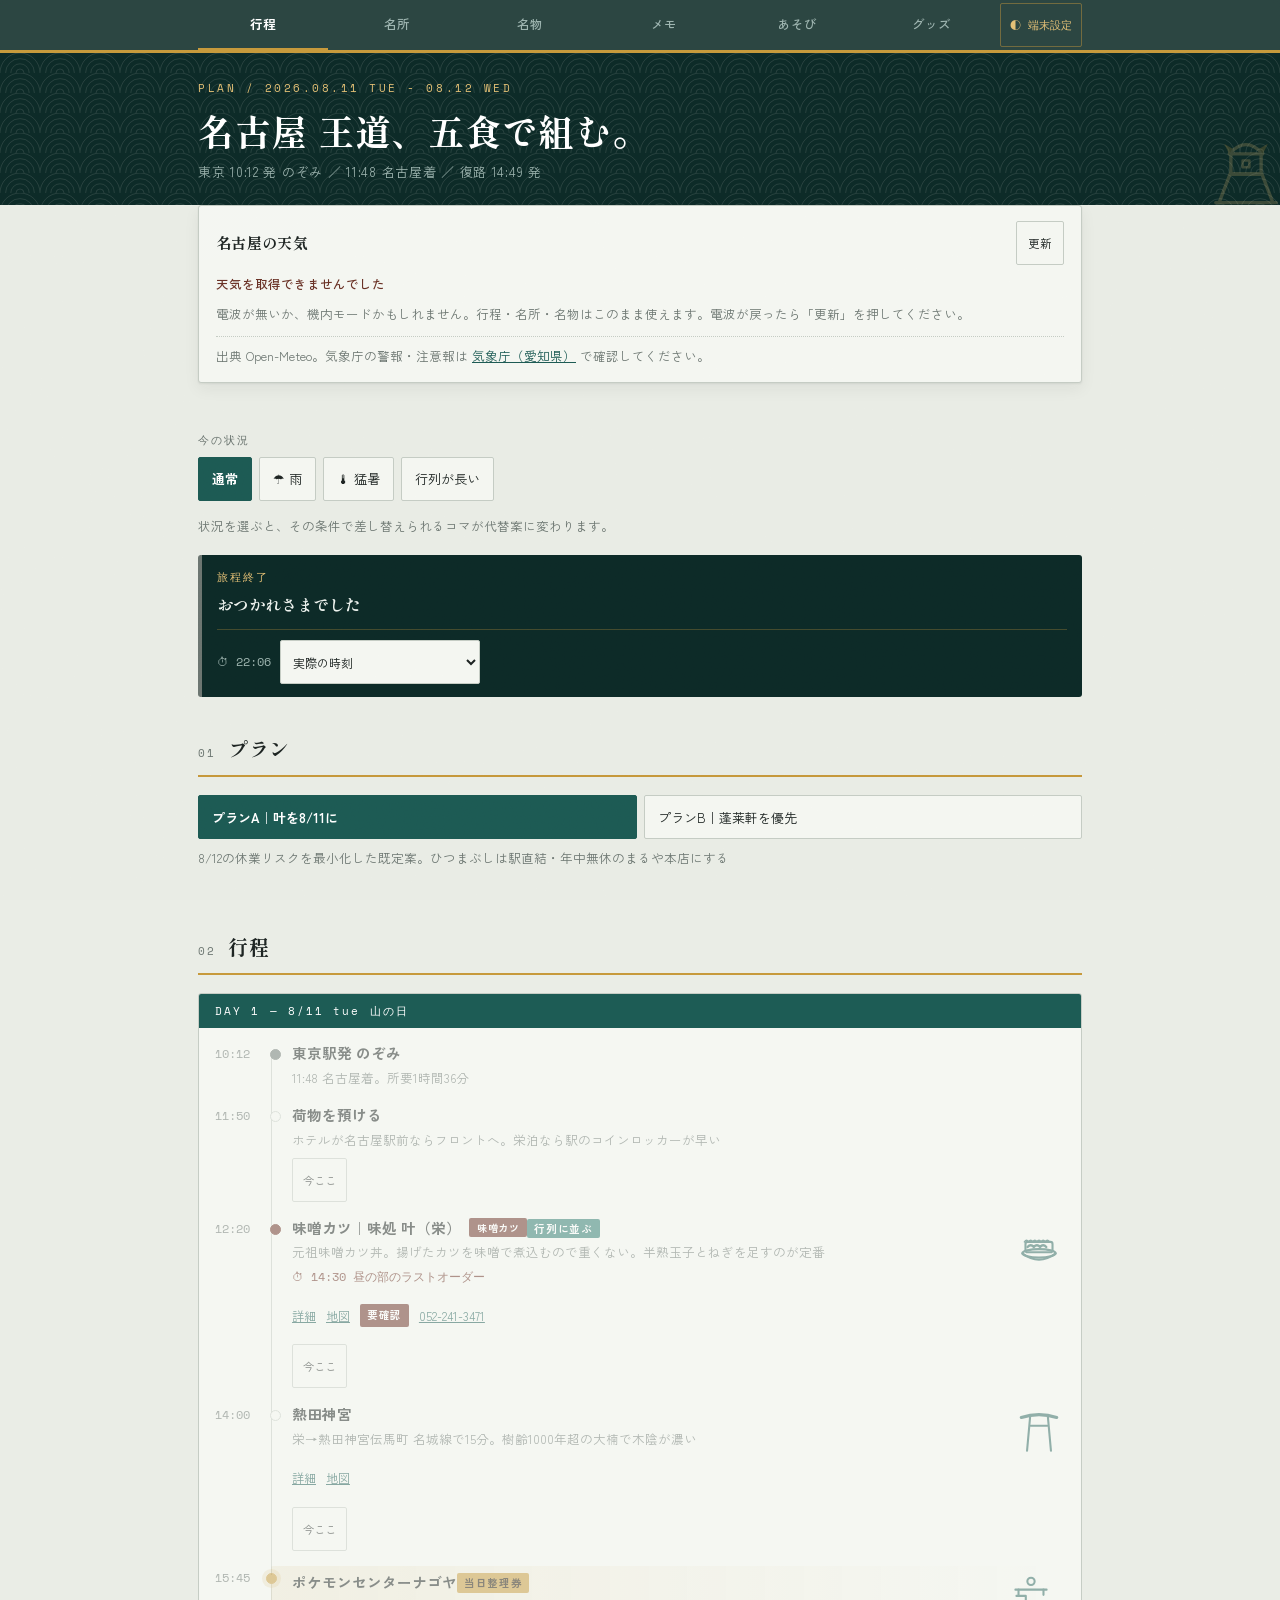
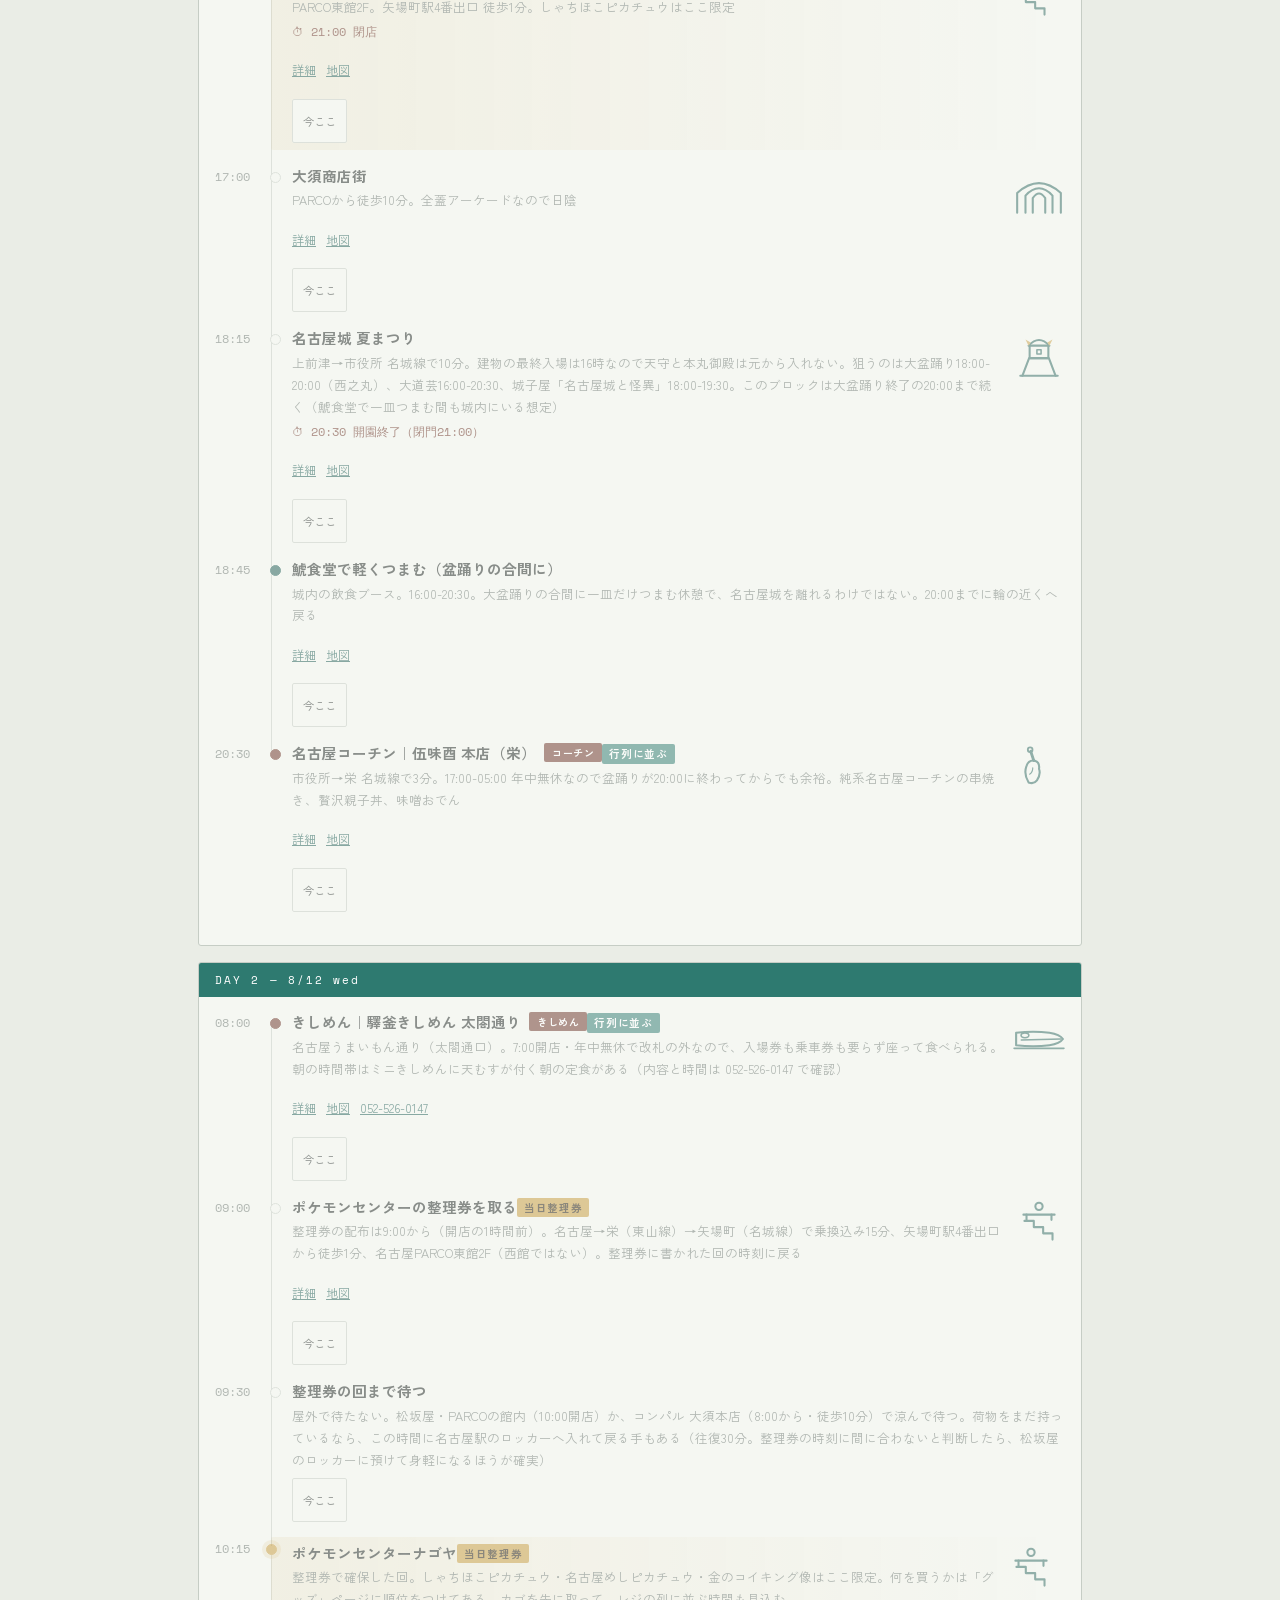
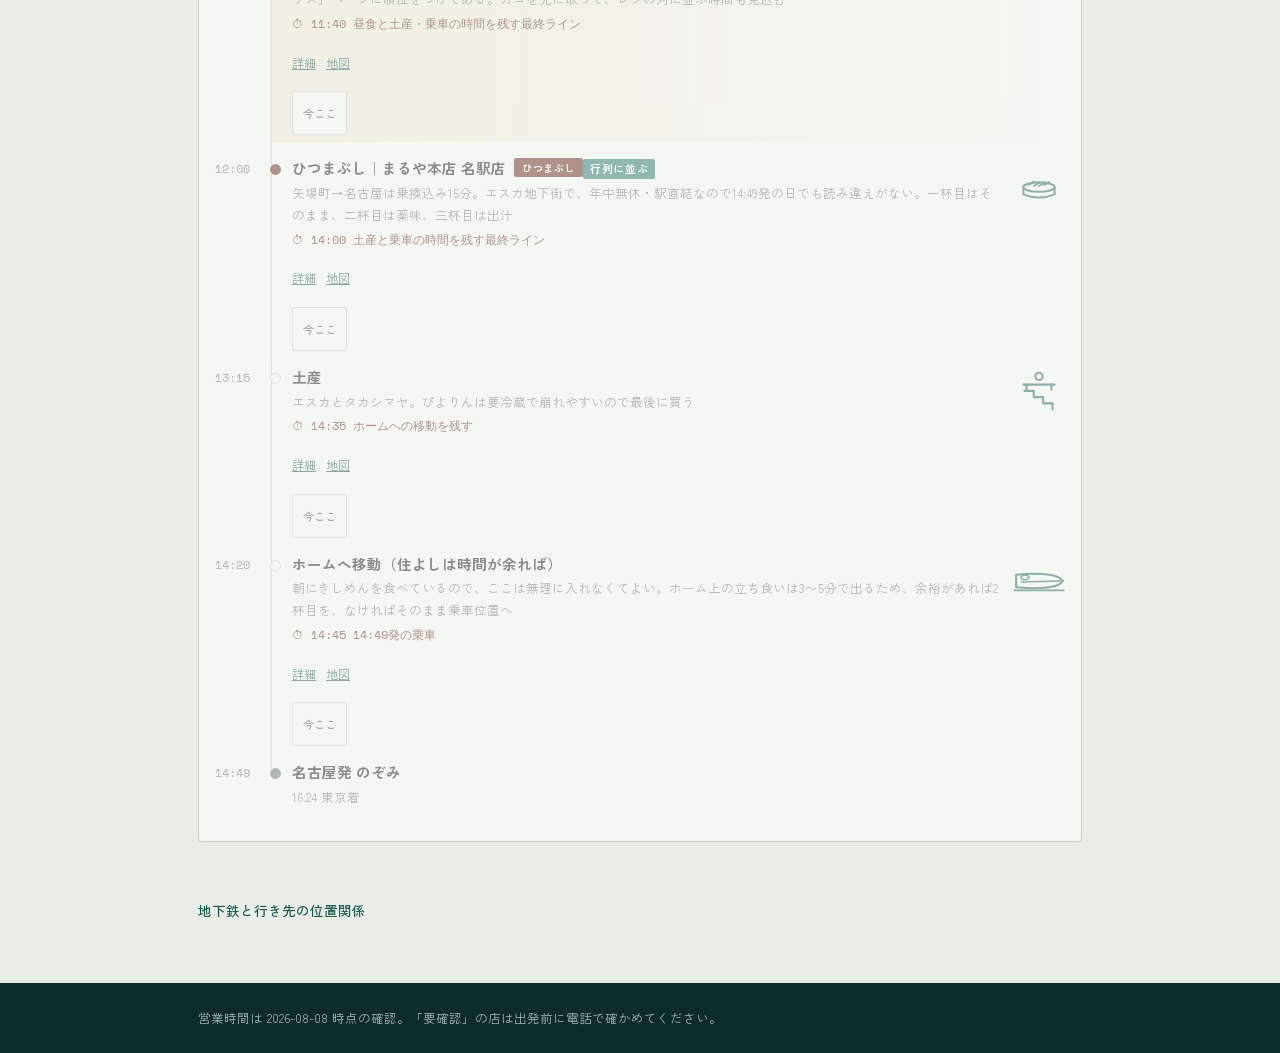
<file: index.html>
<!DOCTYPE html>
<html lang="ja">
<head>
<meta charset="utf-8">
<meta name="viewport" content="width=device-width, initial-scale=1">
<title>行程｜名古屋 王道 2026.8.11-12</title>
<meta name="theme-color" content="#0D2B28">
<!-- Webフォント（Task 28）。preconnectで接続を先出しし、display=swapで
     読み込み中も既存のフォールバック体で表示を止めない。オフライン・失敗時は
     assets/style.css の --font-* に積んだシステムフォント列へ即座に落ちる。 -->
<link rel="preconnect" href="https://fonts.googleapis.com">
<link rel="preconnect" href="https://fonts.gstatic.com" crossorigin>
<link rel="stylesheet" href="https://fonts.googleapis.com/css2?family=Shippori+Mincho+B1:wght@700&family=Zen+Kaku+Gothic+New:wght@400;500;700&family=Space+Mono:wght@400;700&display=swap">
<link rel="manifest" href="manifest.webmanifest">
<link rel="icon" href="assets/icon.svg" type="image/svg+xml">
<link rel="stylesheet" href="assets/style.css">
</head>
<body>
<header data-nav></header>
<main data-page="itinerary">
  <div class="page-head"><div class="wrap">
    <div class="eyebrow">plan / 2026.08.11 tue - 08.12 wed</div>
    <h1><span class="jword">名古屋</span> <span class="jword">王道、</span><wbr><span class="jword">五食で</span><wbr><span class="jword">組む。</span>
      <span class="sub">東京 10:12 発 のぞみ ／ 11:48 名古屋着 ／ 復路 14:49 発</span></h1>
  </div></div>
  <div class="wrap" id="weather-root"></div>
  <div class="wrap" id="itinerary-root"></div>
</main>
<footer><div class="wrap">
  営業時間は 2026-08-08 時点の確認。「要確認」の店は出発前に電話で確かめてください。
</div></footer>
<script src="assets/core.js"></script>
<script src="assets/art.js"></script>
<script src="data/spots.data.js"></script>
<script src="data/trip.data.js"></script>
<script src="assets/subwaymap.js"></script>
<script src="assets/itinerary.js"></script>
<script src="assets/recovery.js"></script>
<script src="assets/situation.js"></script>
<script src="assets/entrycheck.js"></script>
<script src="assets/weather.js"></script>
<script src="assets/swipe.js"></script>
<script src="assets/fx.js"></script>
<script>
  NT.mountNav('index.html');
  NT.renderItinerary();
  NT.initWeather();
  NT.initSwipe('index.html');
  NT.fx.init();
</script>
<script>
  if ('serviceWorker' in navigator && location.protocol.indexOf('http') === 0) {
    navigator.serviceWorker.register('sw.js').catch(function () {});
  }
</script>
</body>
</html>
</file>
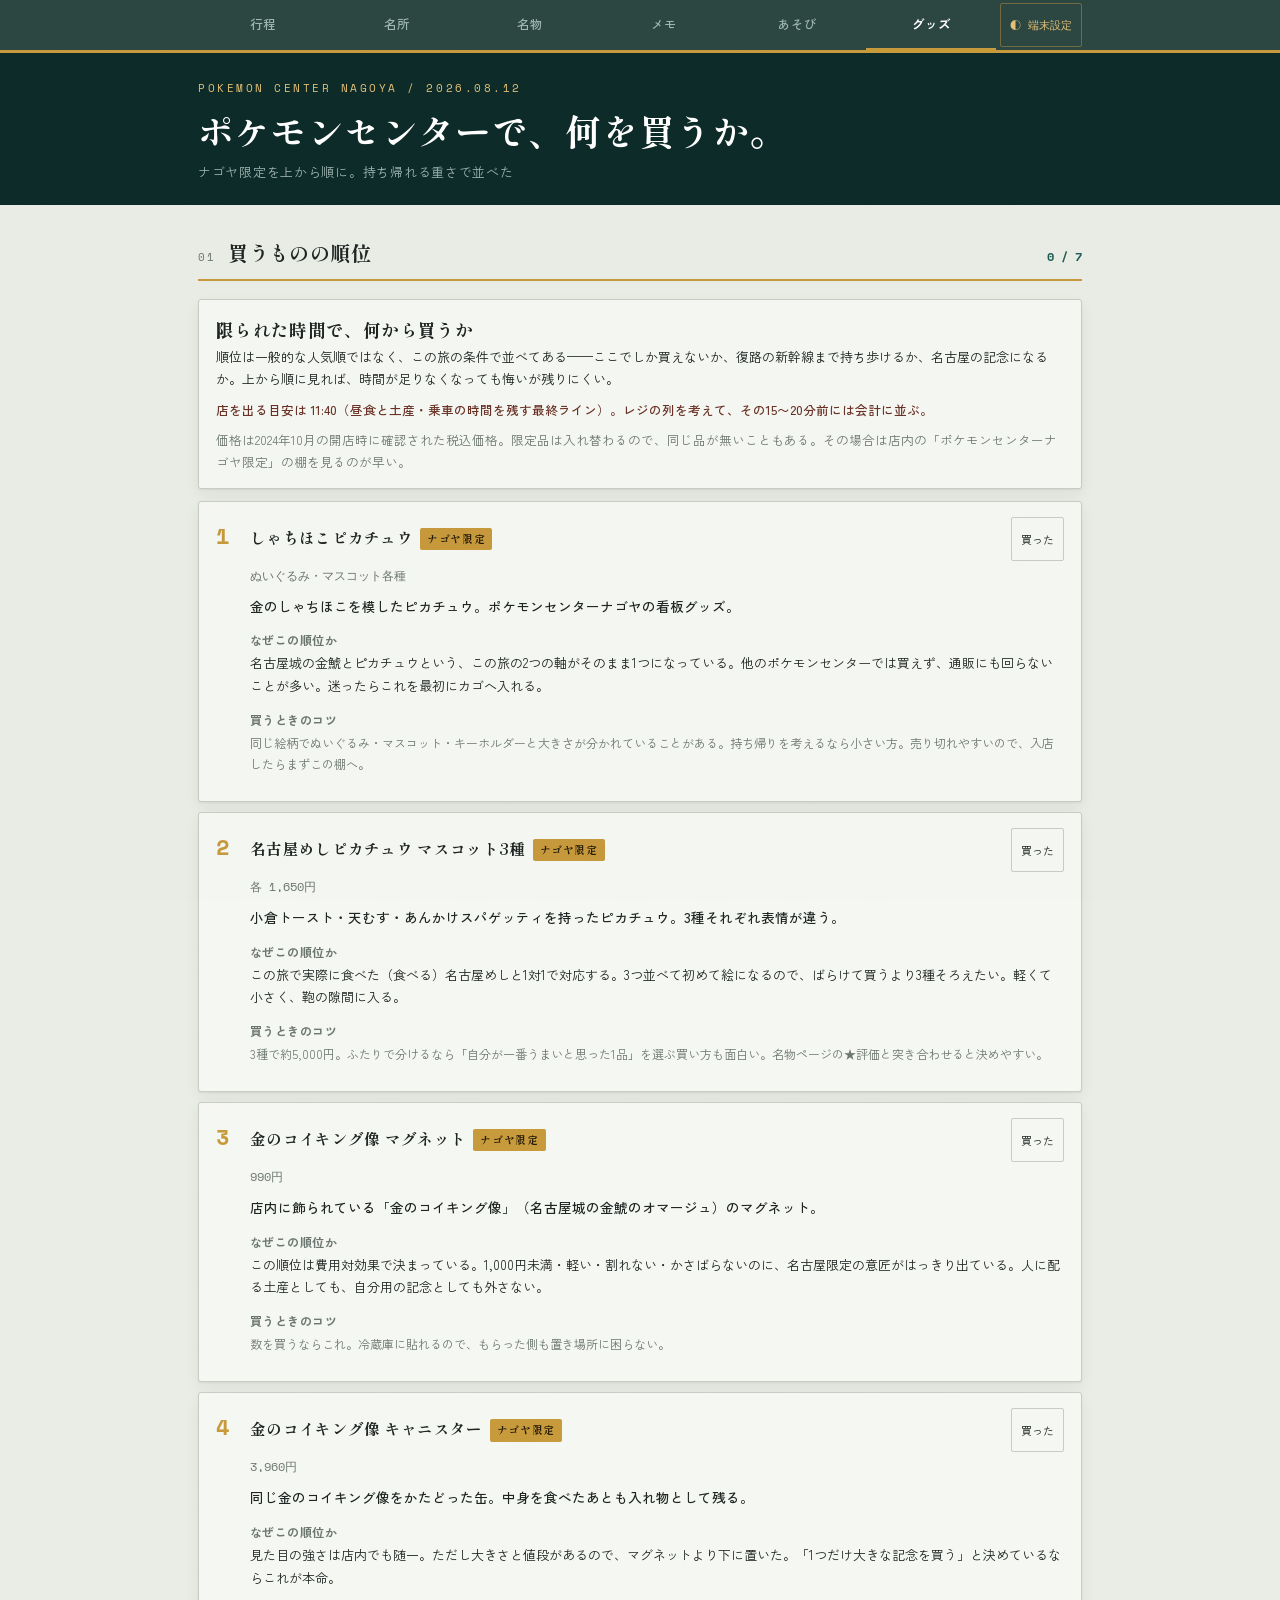
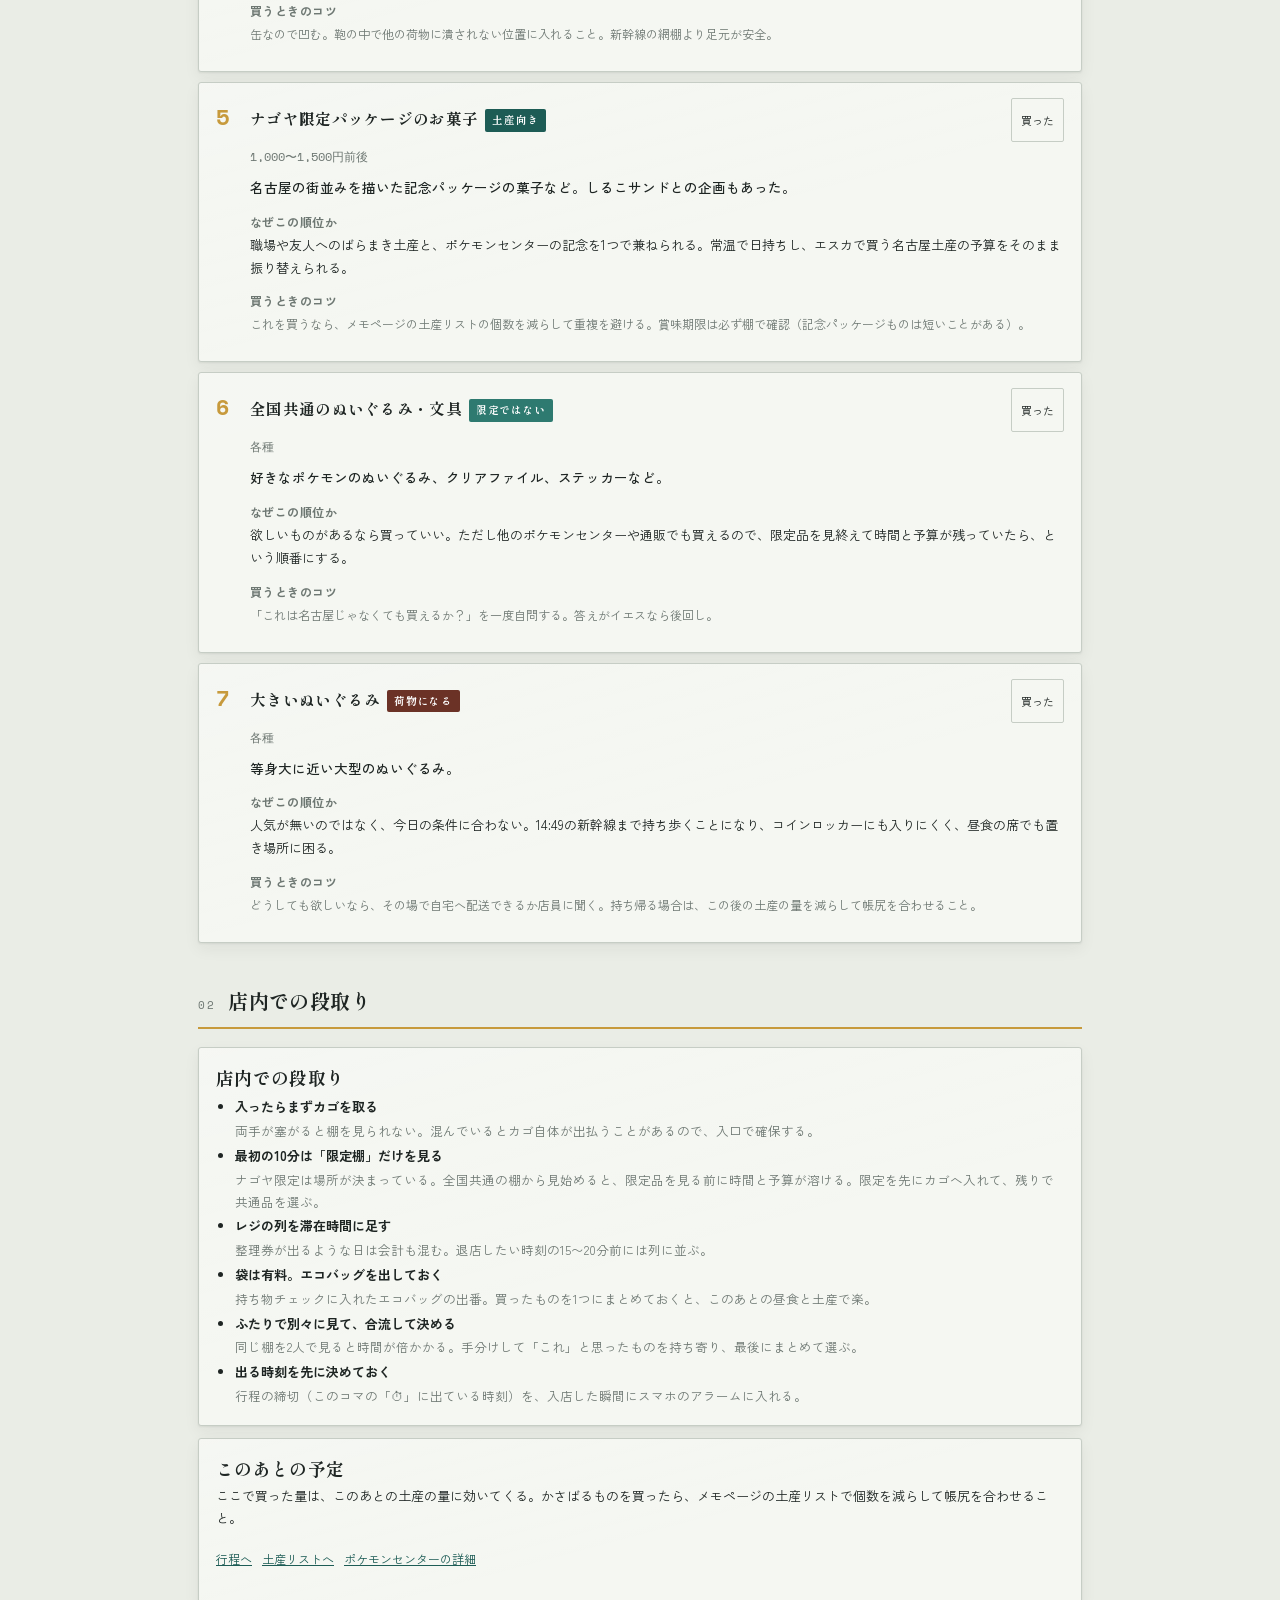
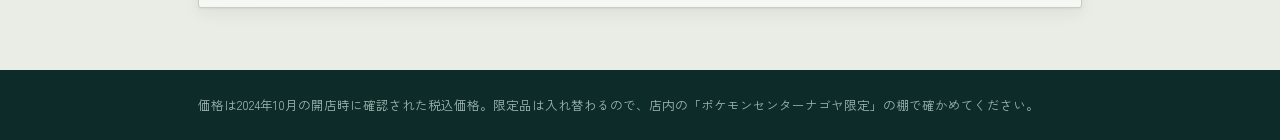
<file: goods.html>
<!DOCTYPE html>
<html lang="ja">
<head>
<meta charset="utf-8">
<meta name="viewport" content="width=device-width, initial-scale=1">
<title>グッズ｜名古屋 王道 2026.8.11-12</title>
<meta name="theme-color" content="#0D2B28">
<link rel="preconnect" href="https://fonts.googleapis.com">
<link rel="preconnect" href="https://fonts.gstatic.com" crossorigin>
<link rel="stylesheet" href="https://fonts.googleapis.com/css2?family=Shippori+Mincho+B1:wght@700&family=Zen+Kaku+Gothic+New:wght@400;500;700&family=Space+Mono:wght@400;700&display=swap">
<link rel="manifest" href="manifest.webmanifest">
<link rel="icon" href="assets/icon.svg" type="image/svg+xml">
<link rel="stylesheet" href="assets/style.css">
</head>
<body>
<header data-nav></header>
<main data-page="goods">
  <div class="page-head"><div class="wrap">
    <div class="eyebrow">pokemon center nagoya / 2026.08.12</div>
    <h1><span class="jword">ポケモンセンターで、</span><wbr><span class="jword">何を買うか。</span>
      <span class="sub"><span class="jword">ナゴヤ限定を上から順に。</span><wbr><span class="jword">持ち帰れる重さで並べた</span></span></h1>
  </div></div>
  <div class="wrap" id="goods-root"></div>
</main>
<footer><div class="wrap">
  価格は2024年10月の開店時に確認された税込価格。限定品は入れ替わるので、店内の「ポケモンセンターナゴヤ限定」の棚で確かめてください。
</div></footer>
<script src="assets/core.js"></script>
<script src="assets/art.js"></script>
<script src="data/spots.data.js"></script>
<script src="data/trip.data.js"></script>
<script src="data/goods.data.js"></script>
<script src="assets/goodspage.js"></script>
<script src="assets/swipe.js"></script>
<script src="assets/fx.js"></script>
<script>
  NT.mountNav('goods.html');
  NT.renderGoods();
  NT.initSwipe('goods.html');
  NT.fx.init();
</script>
<script>
  if ('serviceWorker' in navigator && location.protocol.indexOf('http') === 0) {
    navigator.serviceWorker.register('sw.js').catch(function () {});
  }
</script>
</body>
</html>
</file>
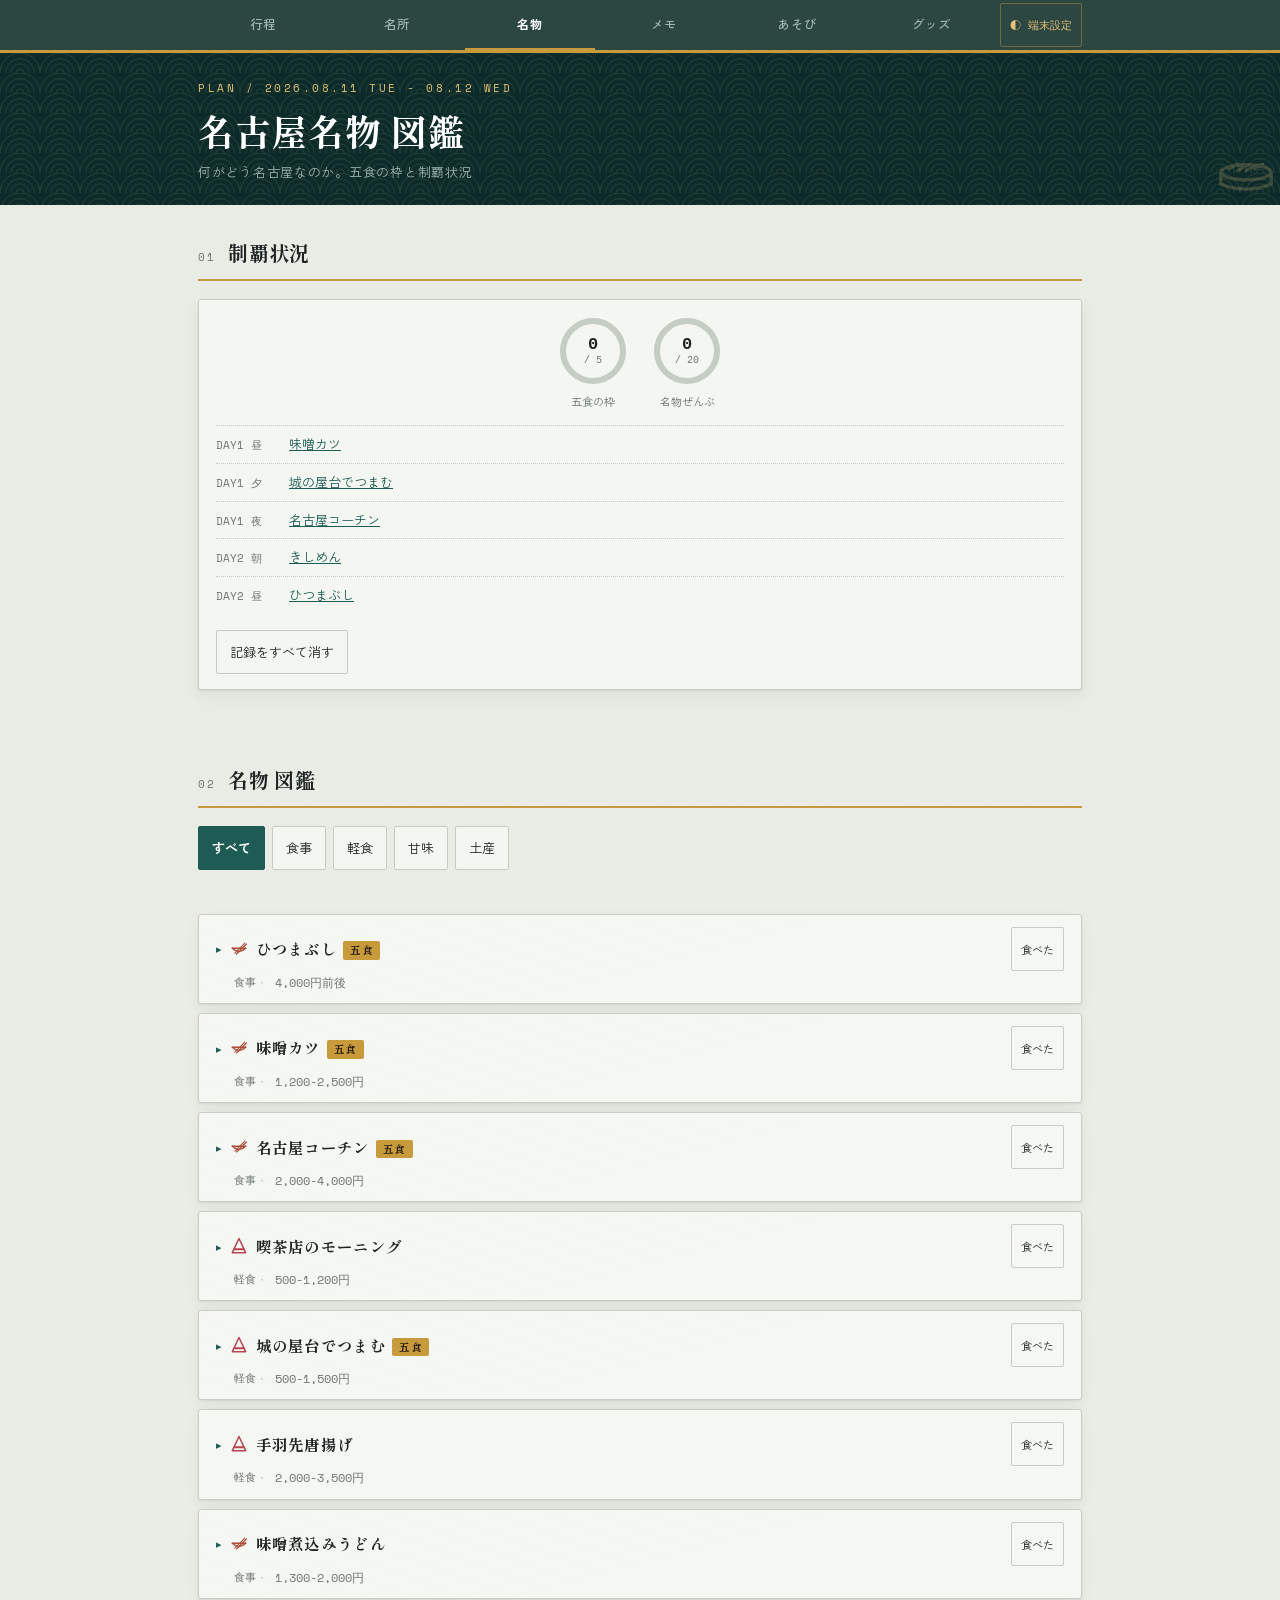
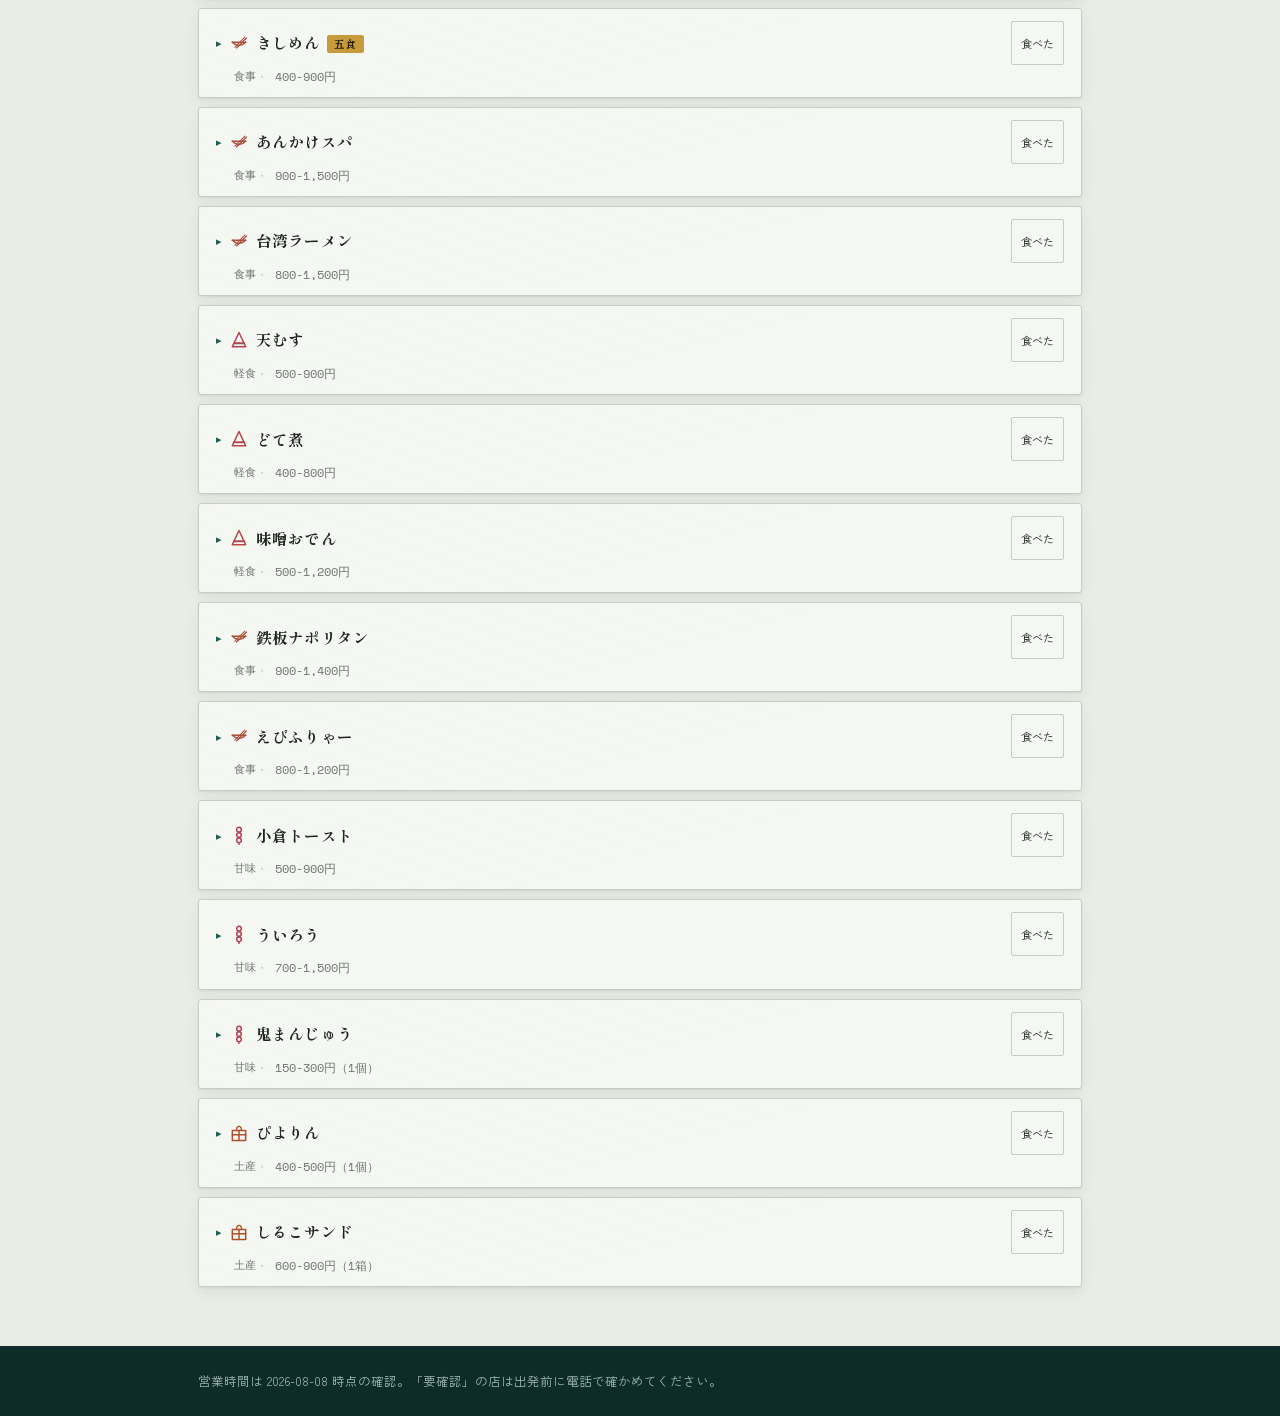
<file: gourmet.html>
<!DOCTYPE html>
<html lang="ja">
<head>
<meta charset="utf-8">
<meta name="viewport" content="width=device-width, initial-scale=1">
<title>名物｜名古屋 王道 2026.8.11-12</title>
<meta name="theme-color" content="#0D2B28">
<link rel="preconnect" href="https://fonts.googleapis.com">
<link rel="preconnect" href="https://fonts.gstatic.com" crossorigin>
<link rel="stylesheet" href="https://fonts.googleapis.com/css2?family=Shippori+Mincho+B1:wght@700&family=Zen+Kaku+Gothic+New:wght@400;500;700&family=Space+Mono:wght@400;700&display=swap">
<link rel="manifest" href="manifest.webmanifest">
<link rel="icon" href="assets/icon.svg" type="image/svg+xml">
<link rel="stylesheet" href="assets/style.css">
</head>
<body>
<header data-nav></header>
<main data-page="gourmet">
  <div class="page-head"><div class="wrap">
    <div class="eyebrow">plan / 2026.08.11 tue - 08.12 wed</div>
    <h1>名古屋名物 図鑑
      <span class="sub">何がどう名古屋なのか。五食の枠と制覇状況</span></h1>
  </div></div>
  <div class="wrap" id="gourmet-root"></div>
</main>
<footer><div class="wrap">
  営業時間は 2026-08-08 時点の確認。「要確認」の店は出発前に電話で確かめてください。
</div></footer>
<script src="assets/core.js"></script>
<script src="assets/art.js"></script>
<script src="data/spots.data.js"></script>
<script src="data/foods.data.js"></script>
<script src="assets/gourmetlist.js"></script>
<script src="assets/record.js"></script>
<script src="assets/foodrank.js"></script>
<script src="assets/swipe.js"></script>
<script src="assets/fx.js"></script>
<script>
  NT.mountNav('gourmet.html');
  NT.renderGourmet();
  NT.initSwipe('gourmet.html');
  NT.fx.init();
</script>
<script>
  if ('serviceWorker' in navigator && location.protocol.indexOf('http') === 0) {
    navigator.serviceWorker.register('sw.js').catch(function () {});
  }
</script>
</body>
</html>
</file>
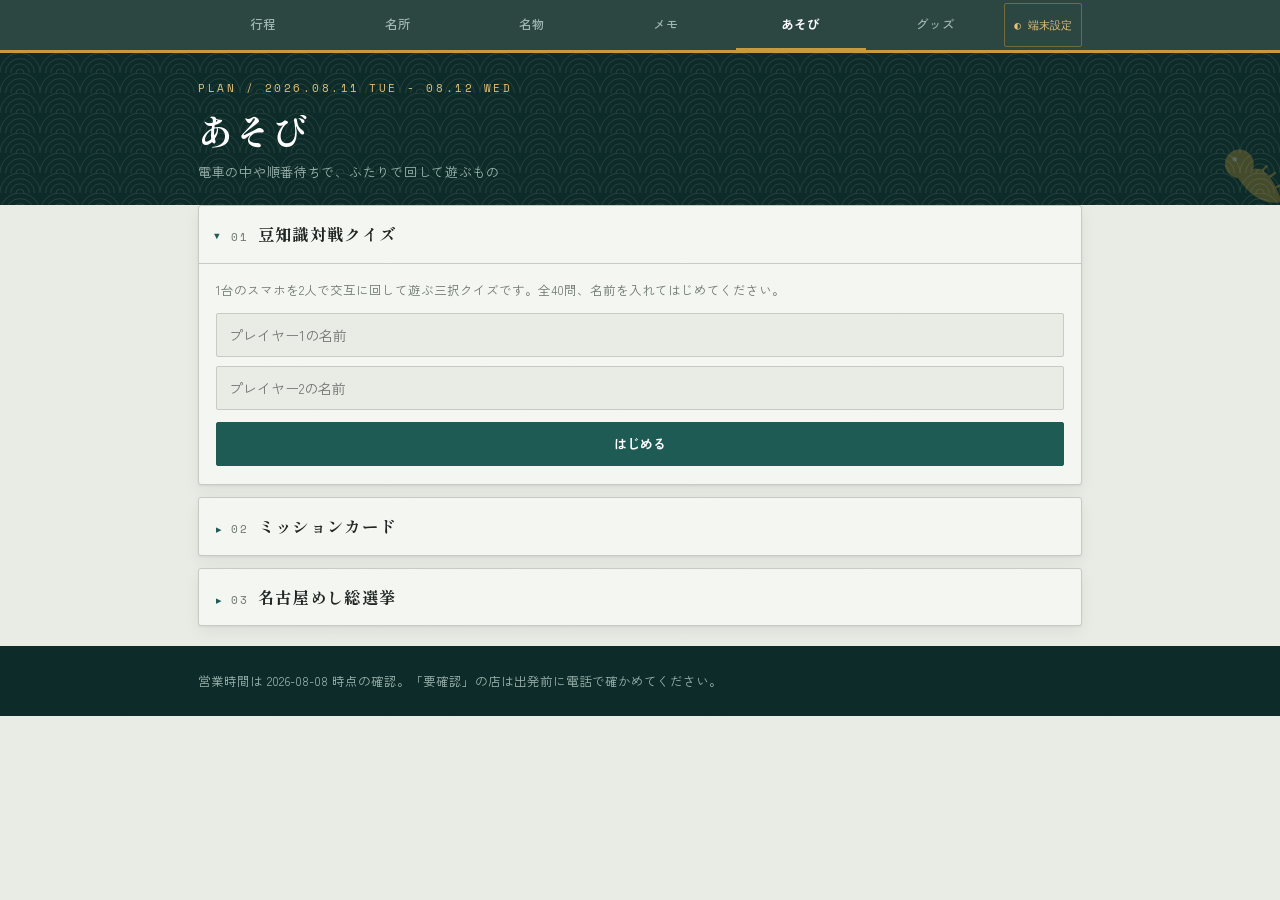
<file: play.html>
<!DOCTYPE html>
<html lang="ja">
<head>
<meta charset="utf-8">
<meta name="viewport" content="width=device-width, initial-scale=1">
<title>あそび｜名古屋 王道 2026.8.11-12</title>
<meta name="theme-color" content="#0D2B28">
<link rel="preconnect" href="https://fonts.googleapis.com">
<link rel="preconnect" href="https://fonts.gstatic.com" crossorigin>
<link rel="stylesheet" href="https://fonts.googleapis.com/css2?family=Shippori+Mincho+B1:wght@700&family=Zen+Kaku+Gothic+New:wght@400;500;700&family=Space+Mono:wght@400;700&display=swap">
<link rel="manifest" href="manifest.webmanifest">
<link rel="icon" href="assets/icon.svg" type="image/svg+xml">
<link rel="stylesheet" href="assets/style.css">
</head>
<body>
<header data-nav></header>
<main data-page="play">
  <div class="page-head"><div class="wrap">
    <div class="eyebrow">plan / 2026.08.11 tue - 08.12 wed</div>
    <h1>あそび
      <span class="sub">電車の中や順番待ちで、ふたりで回して遊ぶもの</span></h1>
  </div></div>
  <div class="wrap" id="play-root"></div>
</main>
<footer><div class="wrap">
  営業時間は 2026-08-08 時点の確認。「要確認」の店は出発前に電話で確かめてください。
</div></footer>
<script src="assets/core.js"></script>
<script src="assets/art.js"></script>
<script src="data/spots.data.js"></script>
<script src="data/foods.data.js"></script>
<script src="data/trivia.data.js"></script>
<script src="data/quiz.data.js"></script>
<script src="data/missions.data.js"></script>
<script src="assets/playpage.js"></script>
<script src="assets/quiz.js"></script>
<script src="assets/missions.js"></script>
<script src="assets/foodrank.js"></script>
<script src="assets/swipe.js"></script>
<script src="assets/fx.js"></script>
<script>
  NT.mountNav('play.html');
  NT.renderPlay();
  NT.initSwipe('play.html');
  NT.fx.init();
</script>
<script>
  if ('serviceWorker' in navigator && location.protocol.indexOf('http') === 0) {
    navigator.serviceWorker.register('sw.js').catch(function () {});
  }
</script>
</body>
</html>
</file>
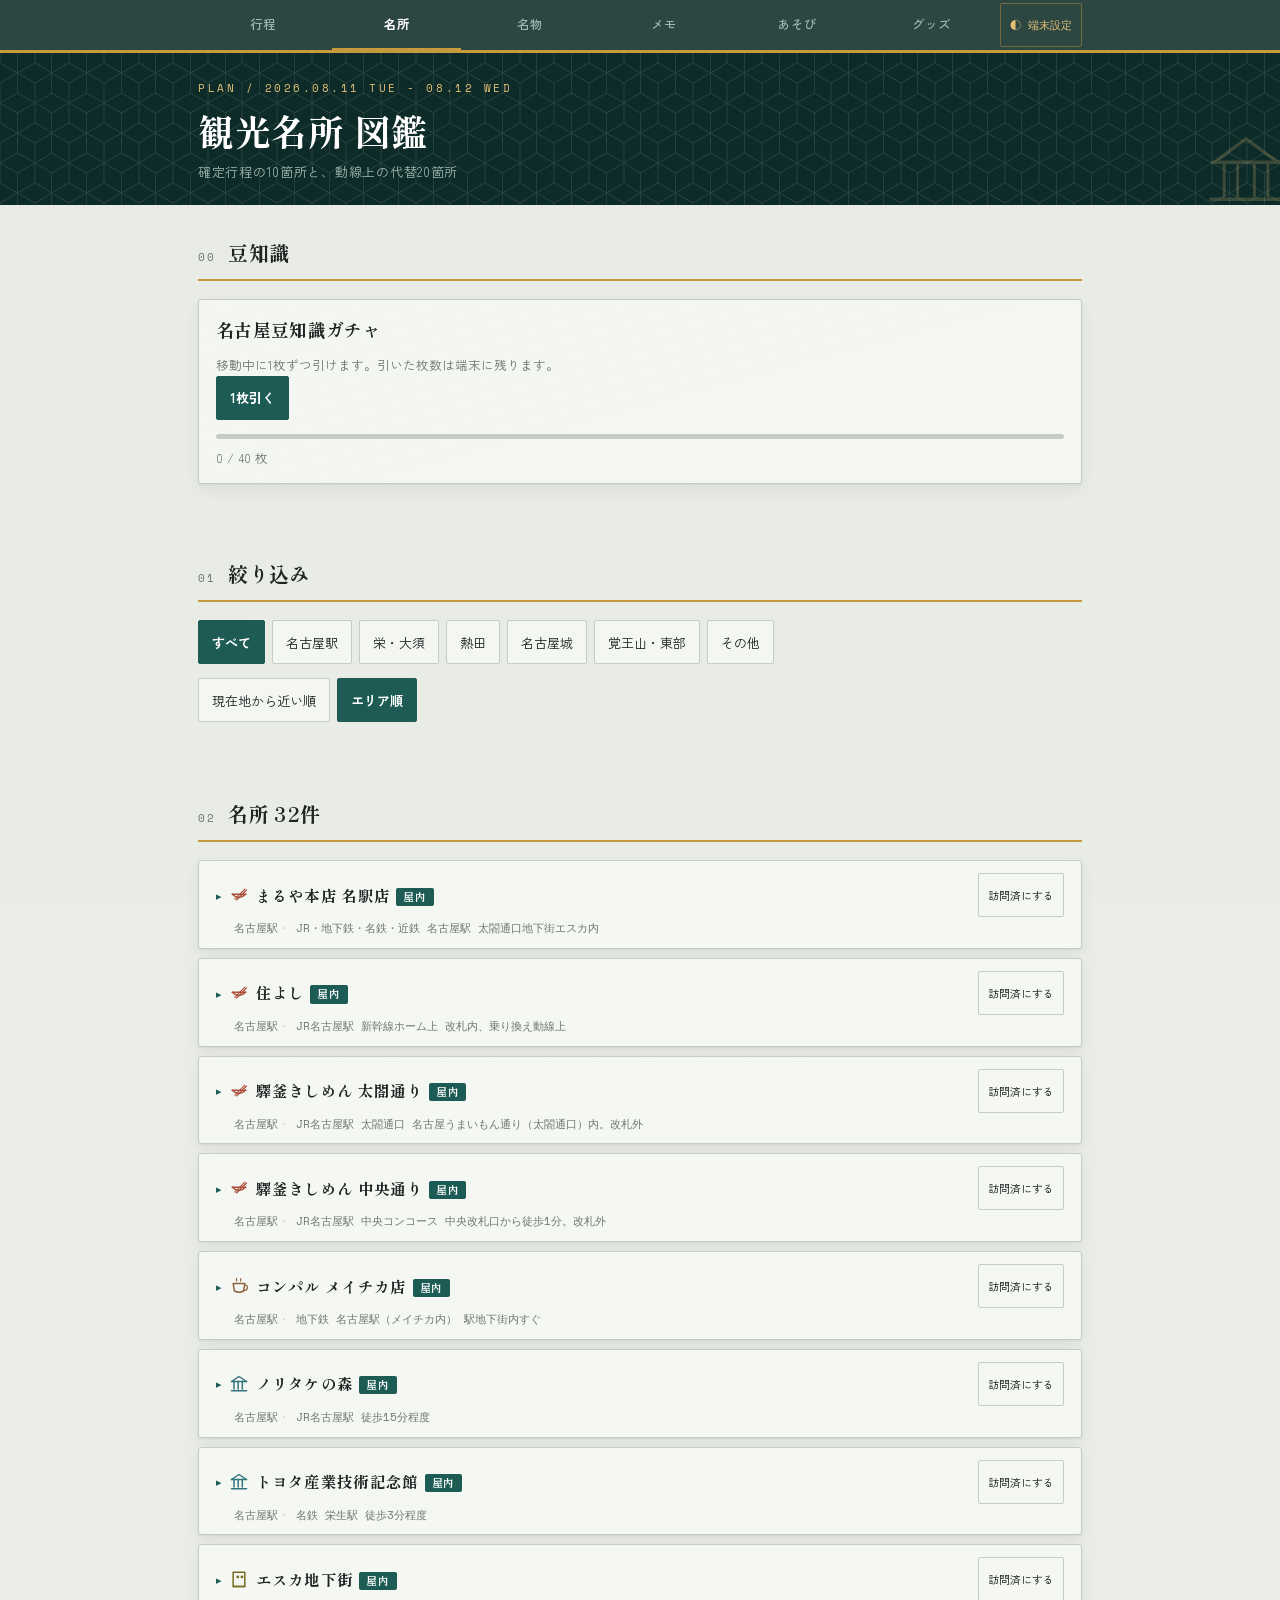
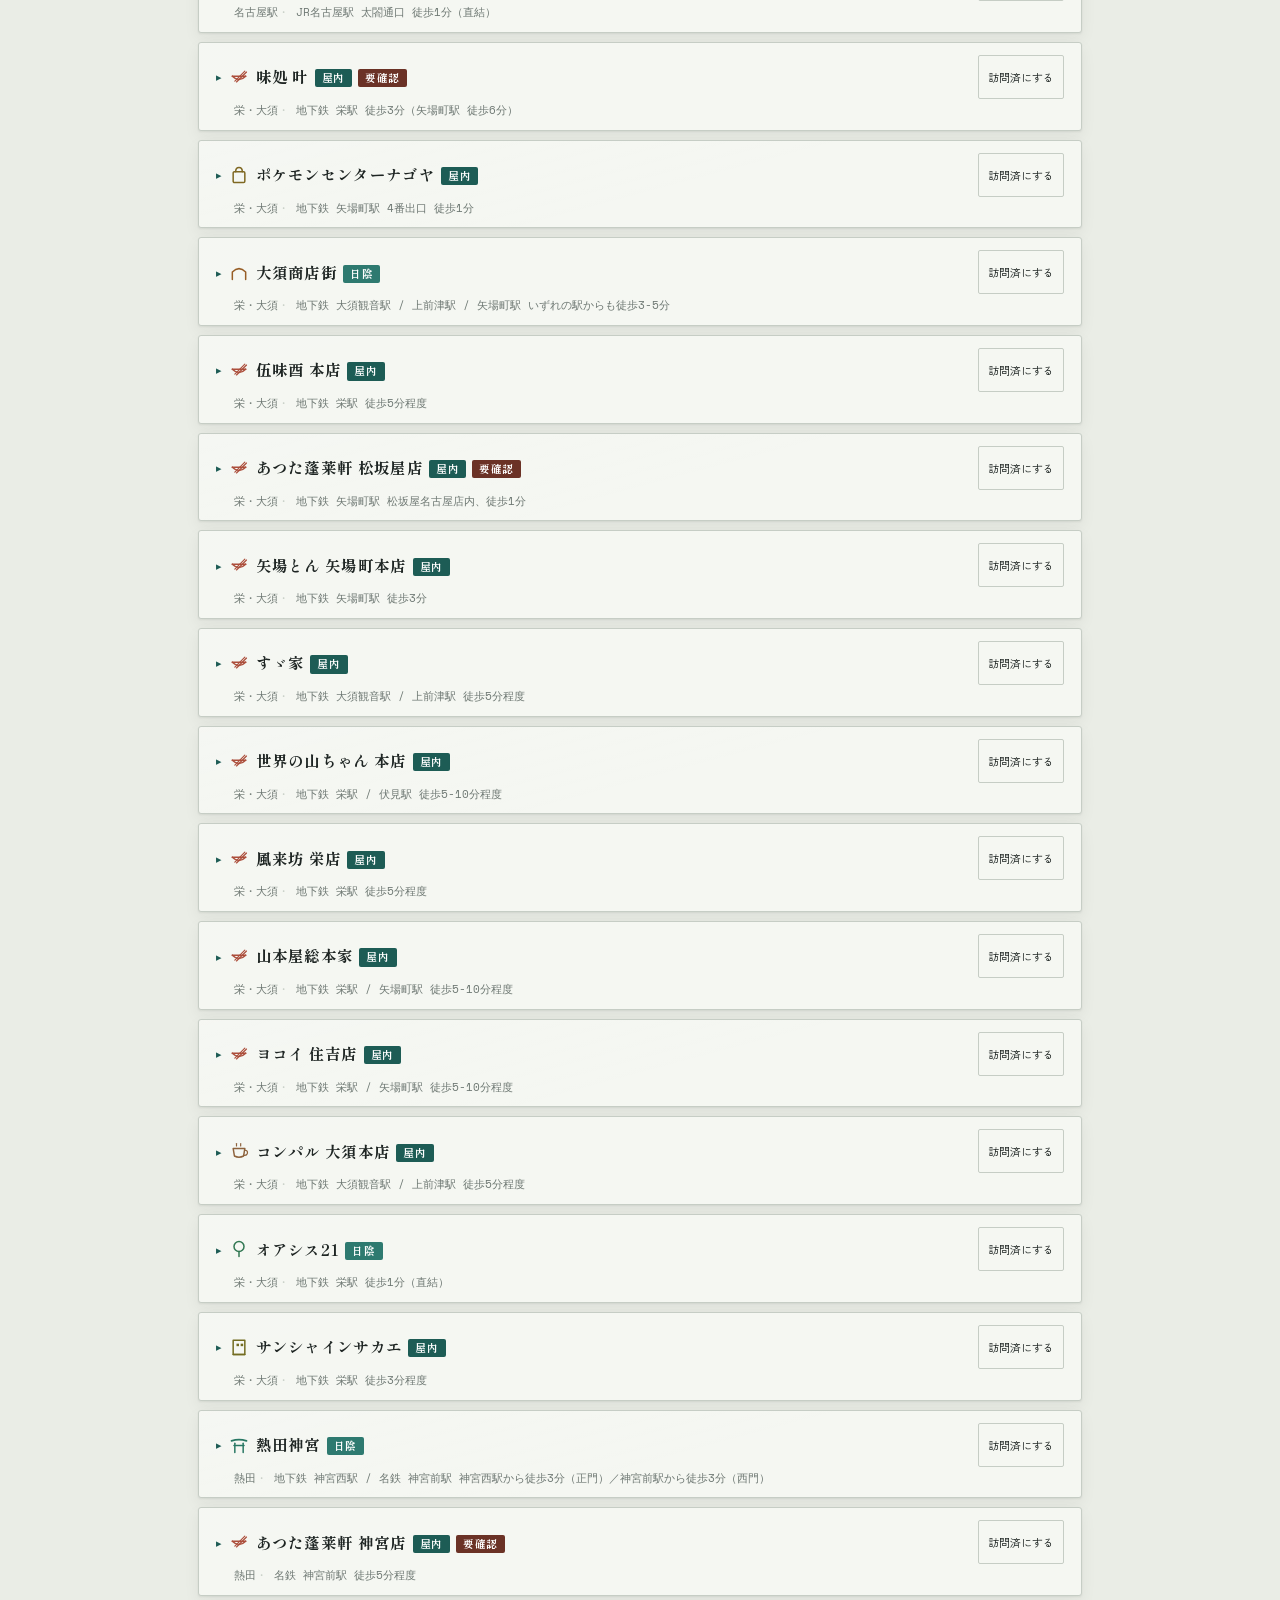
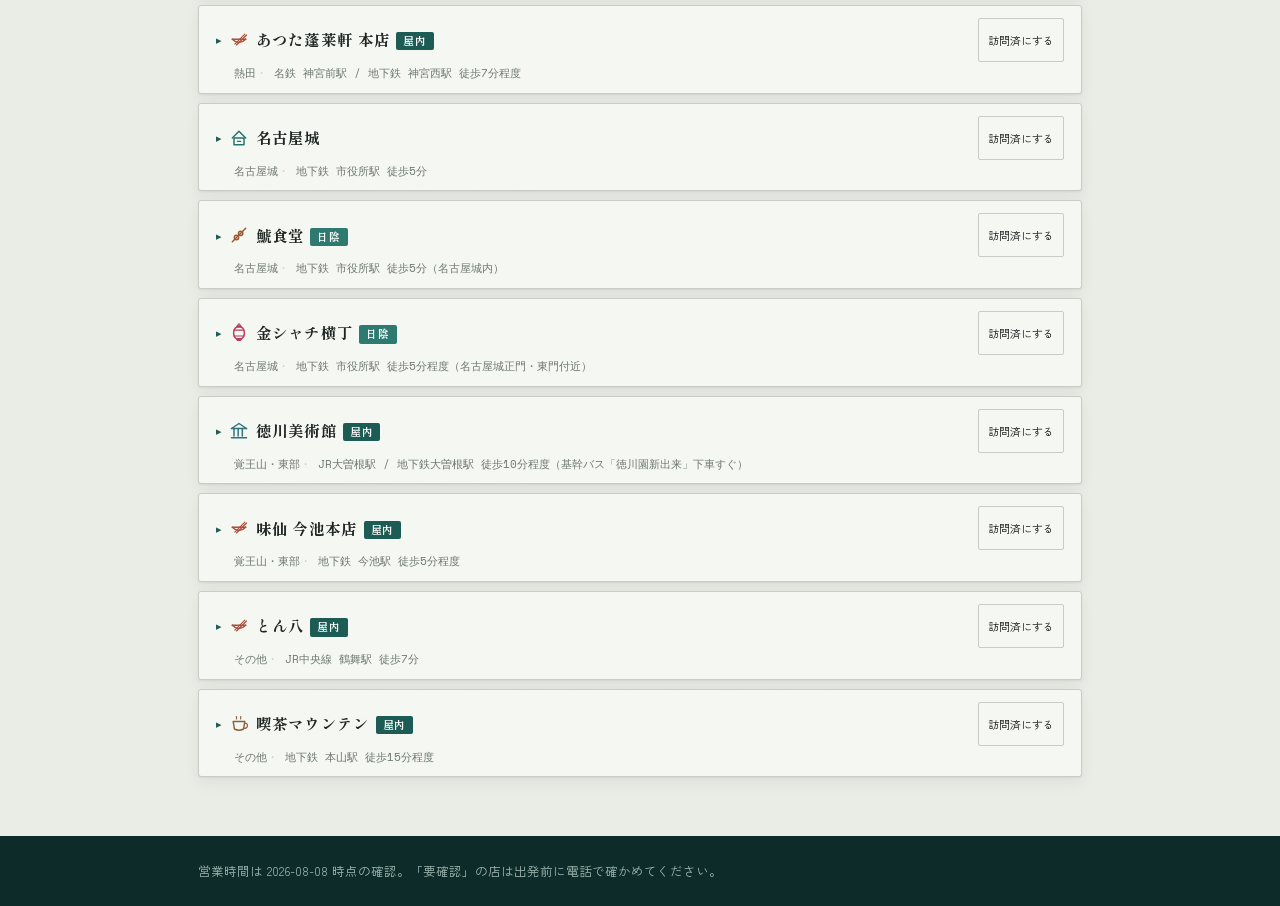
<file: spots.html>
<!DOCTYPE html>
<html lang="ja">
<head>
<meta charset="utf-8">
<meta name="viewport" content="width=device-width, initial-scale=1">
<title>名所｜名古屋 王道 2026.8.11-12</title>
<meta name="theme-color" content="#0D2B28">
<link rel="preconnect" href="https://fonts.googleapis.com">
<link rel="preconnect" href="https://fonts.gstatic.com" crossorigin>
<link rel="stylesheet" href="https://fonts.googleapis.com/css2?family=Shippori+Mincho+B1:wght@700&family=Zen+Kaku+Gothic+New:wght@400;500;700&family=Space+Mono:wght@400;700&display=swap">
<link rel="manifest" href="manifest.webmanifest">
<link rel="icon" href="assets/icon.svg" type="image/svg+xml">
<link rel="stylesheet" href="assets/style.css">
</head>
<body>
<header data-nav></header>
<main data-page="spots">
  <div class="page-head"><div class="wrap">
    <div class="eyebrow">plan / 2026.08.11 tue - 08.12 wed</div>
    <h1>観光名所 図鑑
      <span class="sub">確定行程の10箇所と、動線上の代替20箇所</span></h1>
  </div></div>
  <div class="wrap" id="spots-root"></div>
</main>
<footer><div class="wrap">
  営業時間は 2026-08-08 時点の確認。「要確認」の店は出発前に電話で確かめてください。
</div></footer>
<script src="assets/core.js"></script>
<script src="assets/art.js"></script>
<script src="data/spots.data.js"></script>
<script src="data/trivia.data.js"></script>
<script src="assets/triviagacha.js"></script>
<script src="assets/spotlist.js"></script>
<script src="assets/swipe.js"></script>
<script src="assets/fx.js"></script>
<script>
  NT.mountNav('spots.html');
  NT.renderSpots();
  NT.initSwipe('spots.html');
  NT.fx.init();
</script>
<script>
  if ('serviceWorker' in navigator && location.protocol.indexOf('http') === 0) {
    navigator.serviceWorker.register('sw.js').catch(function () {});
  }
</script>
</body>
</html>
</file>
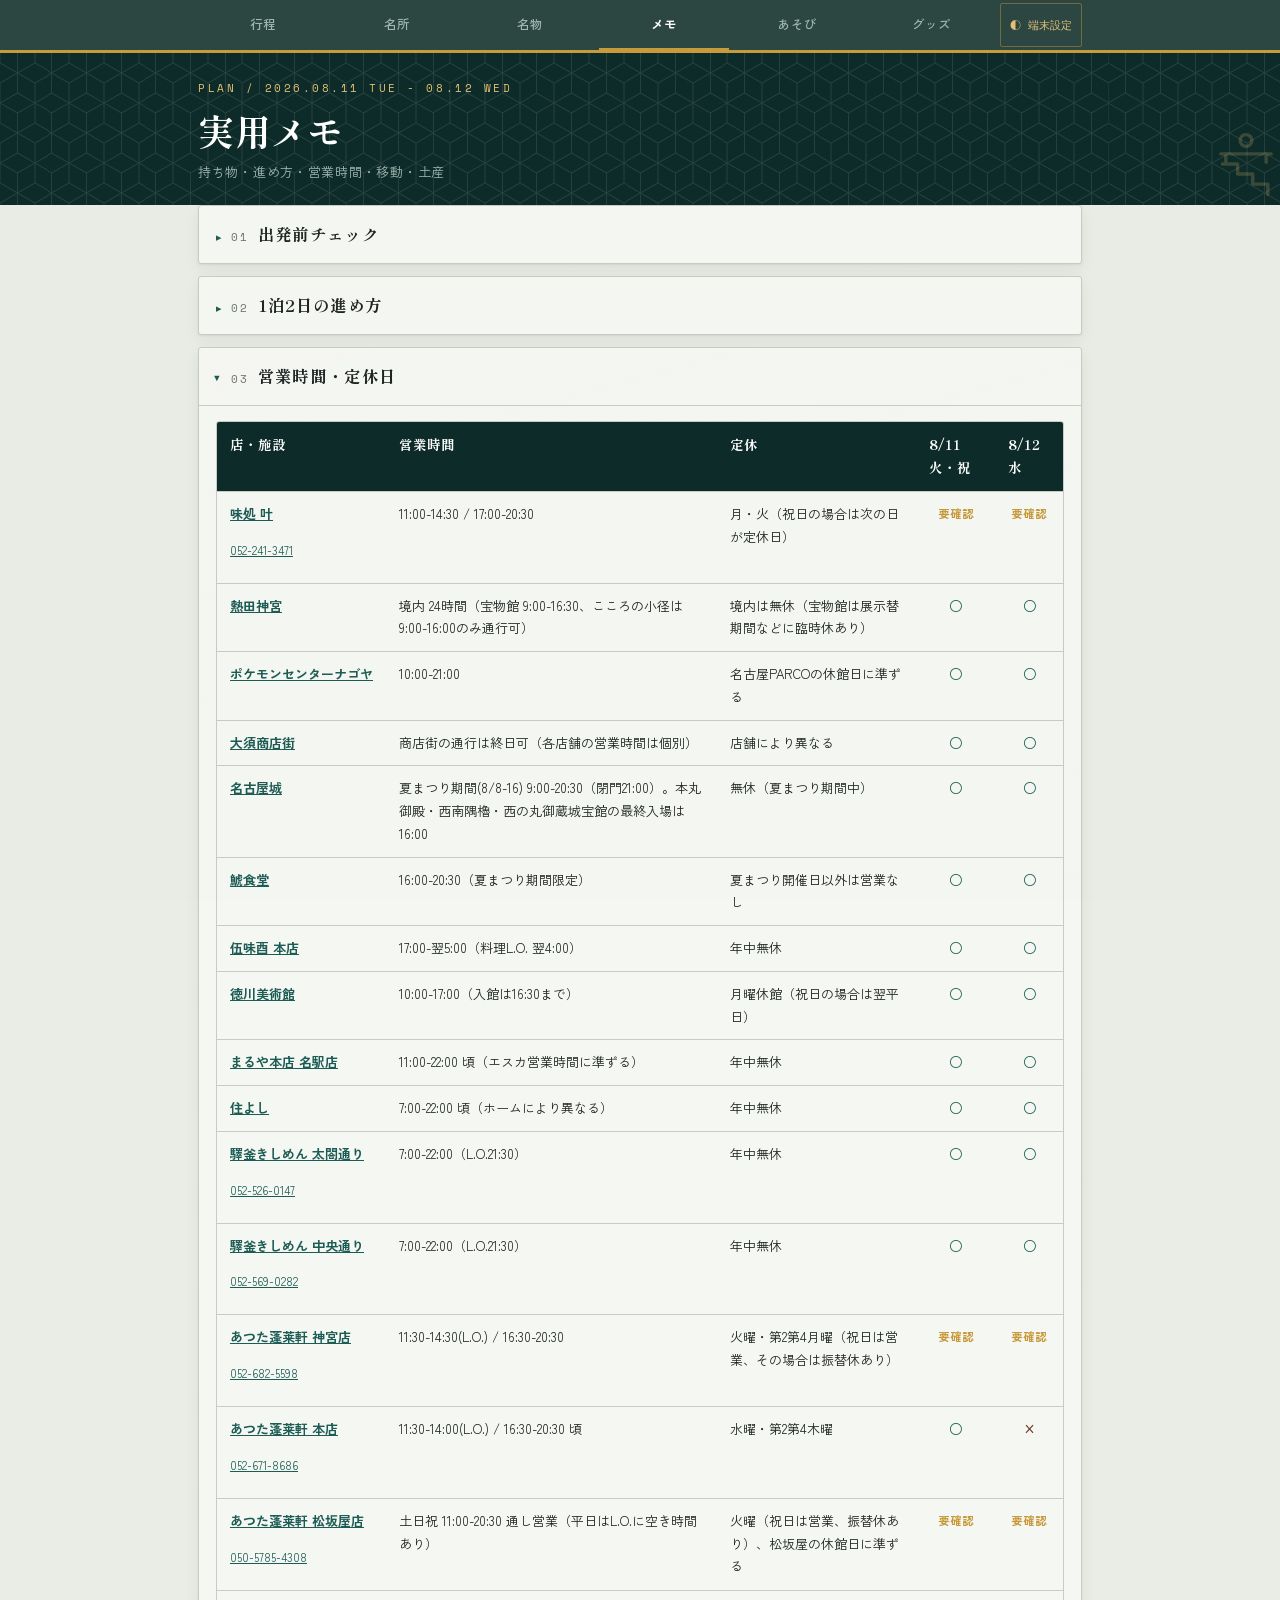
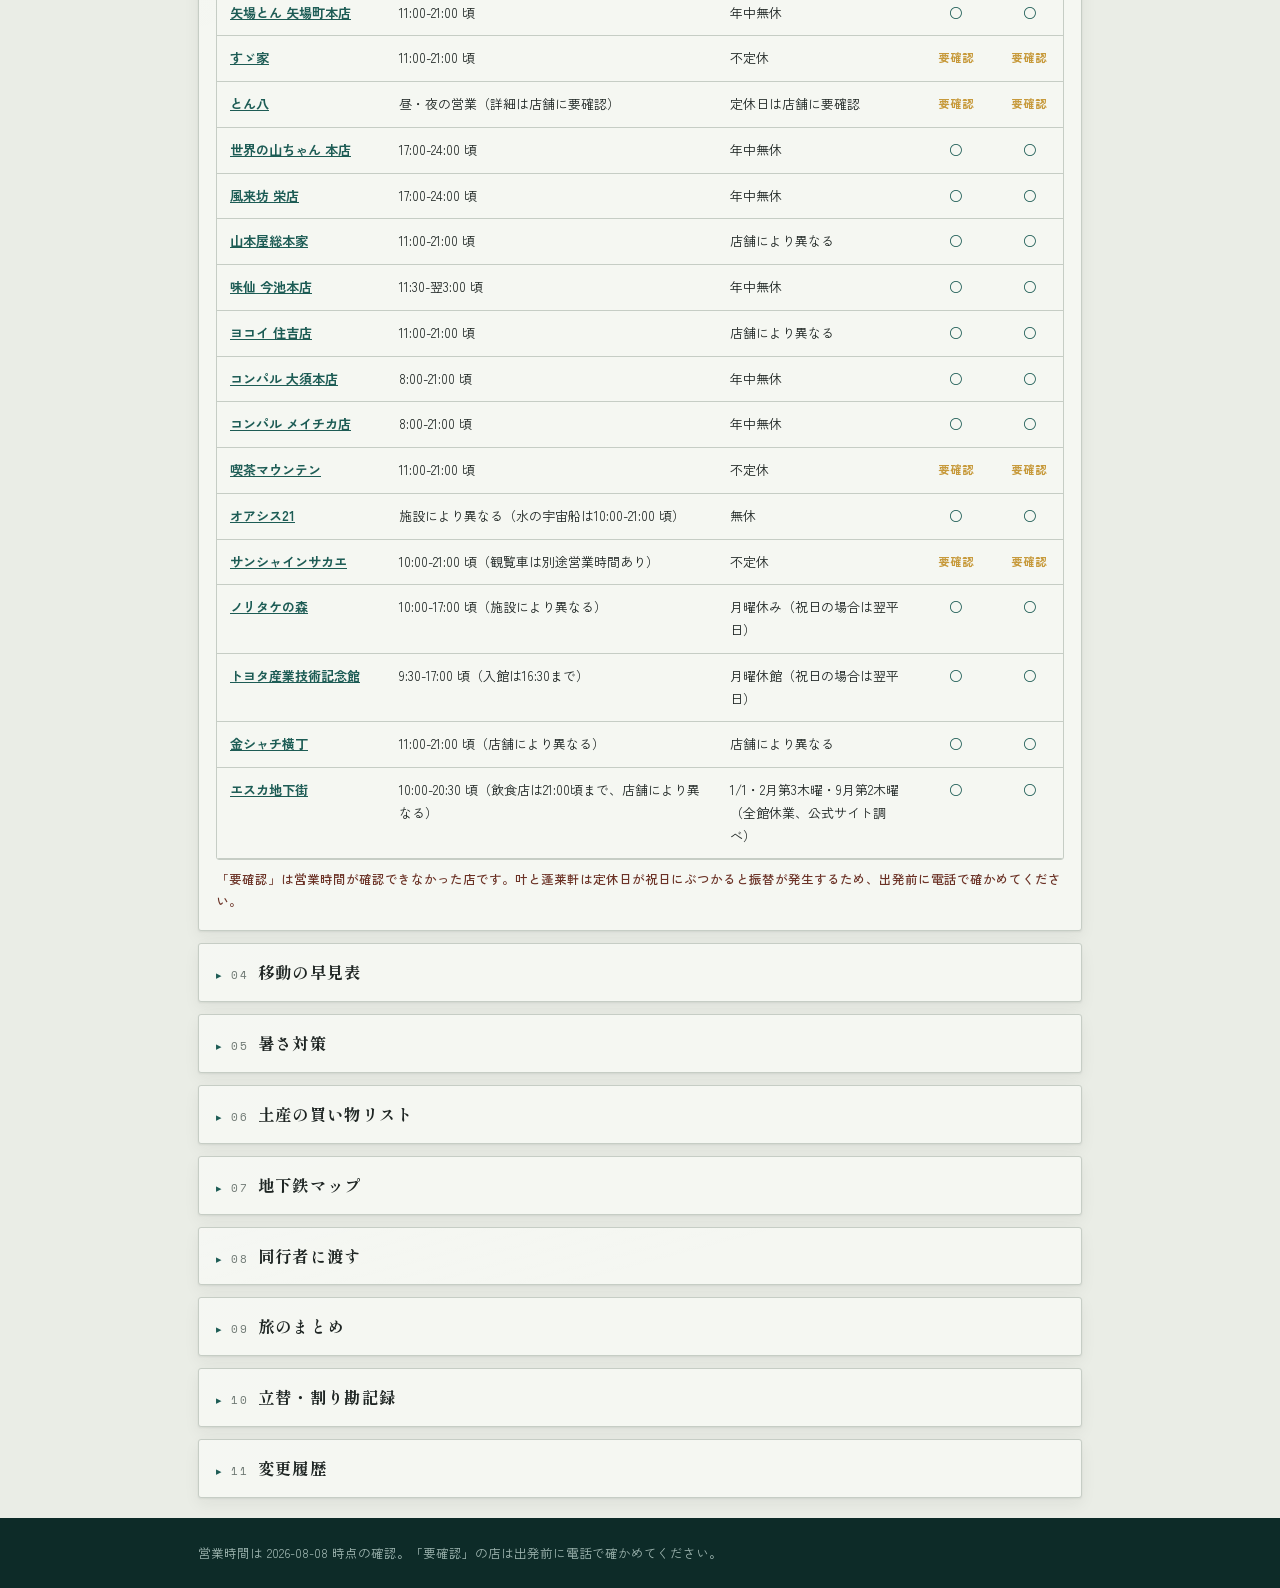
<file: tips.html>
<!DOCTYPE html>
<html lang="ja">
<head>
<meta charset="utf-8">
<meta name="viewport" content="width=device-width, initial-scale=1">
<title>メモ｜名古屋 王道 2026.8.11-12</title>
<meta name="theme-color" content="#0D2B28">
<link rel="preconnect" href="https://fonts.googleapis.com">
<link rel="preconnect" href="https://fonts.gstatic.com" crossorigin>
<link rel="stylesheet" href="https://fonts.googleapis.com/css2?family=Shippori+Mincho+B1:wght@700&family=Zen+Kaku+Gothic+New:wght@400;500;700&family=Space+Mono:wght@400;700&display=swap">
<link rel="manifest" href="manifest.webmanifest">
<link rel="icon" href="assets/icon.svg" type="image/svg+xml">
<link rel="stylesheet" href="assets/style.css">
</head>
<body>
<header data-nav></header>
<main data-page="tips">
  <div class="page-head"><div class="wrap">
    <div class="eyebrow">plan / 2026.08.11 tue - 08.12 wed</div>
    <h1>実用メモ
      <span class="sub"><span class="jword">持ち物・進め方・</span><wbr><span class="jword">営業時間・移動・土産</span></span></h1>
  </div></div>
  <div class="wrap" id="tips-root"></div>
</main>
<footer><div class="wrap">
  営業時間は 2026-08-08 時点の確認。「要確認」の店は出発前に電話で確かめてください。
</div></footer>
<script src="assets/core.js"></script>
<script src="assets/art.js"></script>
<script src="data/spots.data.js"></script>
<script src="data/foods.data.js"></script>
<script src="data/trip.data.js"></script>
<script src="data/transit.data.js"></script>
<script src="data/omiyage.data.js"></script>
<script src="data/prep.data.js"></script>
<script src="data/changelog.data.js"></script>
<script src="assets/record.js"></script>
<script src="assets/subwaymap.js"></script>
<script src="assets/qr.js"></script>
<script src="assets/tipspage.js"></script>
<script src="assets/entrycheck.js"></script>
<script src="assets/prep.js"></script>
<script src="assets/changelog.js"></script>
<script src="assets/omiyage.js"></script>
<script src="assets/summary.js"></script>
<script src="assets/expenses.js"></script>
<script src="assets/swipe.js"></script>
<script src="assets/fx.js"></script>
<script>
  NT.mountNav('tips.html');
  NT.renderTips();
  NT.initSwipe('tips.html');
  NT.fx.init();
</script>
<script>
  if ('serviceWorker' in navigator && location.protocol.indexOf('http') === 0) {
    navigator.serviceWorker.register('sw.js').catch(function () {});
  }
</script>
</body>
</html>
</file>
<file: assets/style.css>
:root{
  --rokusho:#1D5C55; --rokusho-deep:#0D2B28; --rokusho-mid:#2E7A70;
  --kin:#C79A3C; --kin-light:#E4C177; --miso:#6B3226;
  --paper:#EAEDE6; --paper-hi:#F5F7F2; --sumi:#1E2523;
  --gray:#6E7873; --rule:#C6CDC5;
  --bg:var(--paper); --card:var(--paper-hi); --fg:var(--sumi);
  --head-bg:var(--rokusho-deep); --head-fg:#EDF2EE; --head-sub:#9FB6B1;
  --accent:var(--rokusho); --shadow:0 1px 2px rgba(30,37,35,.06);
  --shadow-card:0 1px 2px rgba(30,37,35,.07),0 6px 16px rgba(30,37,35,.06);
  /* Webフォント（Task 28）。<link rel="preconnect">＋display=swapで各ページの
     <head>から読み込む。オフライン・読み込み失敗時はこのフォールバック列で
     即座に代替される。使用ウェイトは実際にCSSが使う分だけ:
     Shippori Mincho B1=700のみ / Zen Kaku Gothic New=400,500,700 / Space Mono=400,700 */
  --font-serif:"Shippori Mincho B1","Hiragino Mincho ProN","Yu Mincho","Noto Serif JP",serif;
  --font-sans:"Zen Kaku Gothic New","Hiragino Kaku Gothic ProN","Yu Gothic Medium",
    "Meiryo",system-ui,-apple-system,sans-serif;
  --font-mono:"Space Mono","SF Mono",ui-monospace,Menlo,Consolas,monospace;
}
:root:not([data-theme="light"]){
  @media (prefers-color-scheme: dark){
    --bg:#121817; --card:#1A2220; --fg:#E4EAE7;
    --paper-hi:#1A2220; --sumi:#E4EAE7; --gray:#93A19C; --rule:#33403C;
    --rokusho:#4E9C91; --rokusho-mid:#5FAFA3; --kin:#D9B25E; --miso:#B8705C;
    --head-bg:#0B1413; --head-fg:#E4EAE7; --head-sub:#8FA8A3;
    --accent:#5FAFA3; --shadow:none;
    /* 暗い背景では黒い影は見えないので「材質感」は上端のハイライト線+
       広く柔らかい黒の沈み込みで表現する（Task 28） */
    --shadow-card:0 1px 0 rgba(255,255,255,.05) inset,0 8px 20px rgba(0,0,0,.38);
  }
}
:root[data-theme="dark"]{
  --bg:#121817; --card:#1A2220; --fg:#E4EAE7;
  --paper-hi:#1A2220; --sumi:#E4EAE7; --gray:#93A19C; --rule:#33403C;
  --rokusho:#4E9C91; --rokusho-mid:#5FAFA3; --kin:#D9B25E; --miso:#B8705C;
  --head-bg:#0B1413; --head-fg:#E4EAE7; --head-sub:#8FA8A3;
  --accent:#5FAFA3; --shadow:none;
  --shadow-card:0 1px 0 rgba(255,255,255,.05) inset,0 8px 20px rgba(0,0,0,.38);
}

/* カテゴリ色トークン（Task 27: 作品ライブラリ）。spots.data.js の category /
   foods.data.js の cat に出てくる14分類ぶん。既存の3系統から派生させて
   統一感を保つ: 六浄緑=文化・自然、金=商業、味噌=食事。
   すべて light/dark 両方で --bg と --card の両方に対して 4.5:1 以上の
   コントラストを確保している（文字にも小さなグリフにも使える基準で統一）。
   計算根拠は task-27-report.md に一覧で記載。 */
:root{
  --cat-shrine:#287763; --cat-castle:#25766b; --cat-museum:#30737e; --cat-park:#317752;
  --cat-shopping:#7f6822; --cat-shotengai:#975e26; --cat-mall:#736c21; --cat-miyage:#ab5028;
  --cat-meal:#ac4f3c; --cat-snack:#b5454e; --cat-yatai:#a0582e; --cat-yataigai:#b83d66;
  --cat-kissa:#8d623c; --cat-kanmi:#b74054;
}
:root:not([data-theme="light"]){
  @media (prefers-color-scheme: dark){
    --cat-shrine:#339980; --cat-castle:#319b8d; --cat-museum:#3d94a1; --cat-park:#3e9868;
    --cat-shopping:#a1842b; --cat-shotengai:#be772f; --cat-mall:#9e952e; --cat-miyage:#d26b3f;
    --cat-meal:#c7705f; --cat-snack:#c86d75; --cat-yatai:#c7713f; --cat-yataigai:#cc6688;
    --cat-kissa:#b37c4d; --cat-kanmi:#cb6a7a;
  }
}
:root[data-theme="dark"]{
  --cat-shrine:#339980; --cat-castle:#319b8d; --cat-museum:#3d94a1; --cat-park:#3e9868;
  --cat-shopping:#a1842b; --cat-shotengai:#be772f; --cat-mall:#9e952e; --cat-miyage:#d26b3f;
  --cat-meal:#c7705f; --cat-snack:#c86d75; --cat-yatai:#c7713f; --cat-yataigai:#cc6688;
  --cat-kissa:#b37c4d; --cat-kanmi:#cb6a7a;
}

*{box-sizing:border-box}
/* サイト全体の最小タップ高さ。44px が本プロジェクトの下限。
   button/select/.btn/a.btn を一括で床上げしておき、後から追加される
   ボタン類も個別指定なしにこの下限を自動的に継承する。より詳細度の高い
   個別ルール（.btn.vis など）で意図的に小さくする場合は、そのルール側で
   必ず min-height:44px を明示すること（見た目は詰めても構わないが、
   タップ領域は詰めない）。 */
button,select,.btn,a.btn{min-height:44px}
/* summaryは<details>の開閉トグルとして事実上ボタンだが.btnクラスは持たない
   （spot/food/om/tips-det/mission-history/map-detの全カード共通）。押した
   ときの手応えをここで一括して足す（Task 29）。opacityのみ・レイアウトに
   触れない */
summary{-webkit-tap-highlight-color:transparent}
summary:active{opacity:.78}
.badge{transition:transform .15s ease}
html{-webkit-text-size-adjust:100%}
body{margin:0;background:var(--bg);color:var(--fg);position:relative;
  font-family:var(--font-sans);
  font-size:15px;line-height:1.75;overflow-x:hidden}
h1,h2,h3{font-family:var(--font-serif);font-weight:700;letter-spacing:.02em;margin:0}
/* 日本語の見出しが単語の途中（例:「組」と「む」の間）で改行されるのを防ぐ（Task 29 実測で
   index.html の h1 が390px幅で「…五食で組」／「む。」に割れる不具合を発見して追加）。
   文節ごとに<span class="jword">で包み、切ってよい位置にだけ<wbr>を明示する。
   word-break:keep-allを見出し全体にかける方式は採らない —— 文中に実スペースが
   1箇所しかないと、そこ以外で改行できなくなり狭い幅でむしろ大きくはみ出す
   （実測して確認）。文節単位のnowrapなら、はみ出しなく・単語の途中でも割れない。 */
.jword{white-space:nowrap}
a{color:var(--accent)}
.wrap{max-width:920px;margin:0 auto;padding:0 18px}
.mono{font-family:var(--font-mono)}

header[data-nav]{background:var(--head-bg);color:var(--head-fg);
  border-bottom:3px solid var(--kin);position:sticky;top:0;z-index:20}
/* すりガラス（Task 28）。まず不透明な background を必ず定義し（未対応環境の
   フォールバック）、その次に color-mix/backdrop-filter を重ねて上書きする。
   どちらか片方でも未対応なブラウザは、無効な宣言だけが無視されて
   直前の不透明な背景がそのまま残る（構文エラーで宣言全体が壊れる、
   ということはCSSの仕様上起きない）。文字色は var(--head-fg) のまま
   変えていないので、コントラストは半透明化の前後で変わらない
   （報告書に実測値あり）。 */
header[data-nav]{
  background:color-mix(in srgb, var(--head-bg) 86%, transparent);
  backdrop-filter:saturate(150%) blur(10px);
  -webkit-backdrop-filter:saturate(150%) blur(10px);
}
.nav{max-width:920px;margin:0 auto;padding:0 18px;display:flex;align-items:center;gap:4px}
.nav a{flex:1;text-align:center;padding:13px 2px;color:var(--head-sub);
  text-decoration:none;font-size:12.5px;font-weight:500;white-space:nowrap;
  border-bottom:2px solid transparent;min-height:44px;display:flex;align-items:center;justify-content:center}
.nav a.on{color:#fff;border-bottom-color:var(--kin);font-weight:700}
.theme-toggle{background:none;border:1px solid rgba(199,154,60,.45);color:var(--kin-light);
  font-size:11px;padding:7px 9px;border-radius:2px;cursor:pointer;
  font-family:var(--font-mono);white-space:nowrap;min-height:44px}
/* ページが6つ（＋テーマ切替）になったので、狭い端末では文字と余白を一段落とす。
   タップ高さの44pxは触らない——横に詰めても、縦の当たり判定は下限のまま保つ。
   これを入れないと iPhone SE 級（375px以下）でナビが横にはみ出す（実測） */
@media (max-width:400px){
  .nav{gap:1px;padding:0 10px}
  .nav a{font-size:11px;padding:13px 0}
  .theme-toggle{font-size:10px;padding:7px 6px}
}
@media (max-width:340px){
  .nav a{font-size:10px}
  /* ここまで狭いとテーマ名まで入らない。記号だけ残して幅を空ける */
  .theme-toggle{font-size:0;padding:7px 8px}
  .theme-toggle::before{content:'◐';font-size:13px}
}

/* ページヘッダー（Task 28）。--head-bg → --rokusho-deep のグラデーション。
   --rokusho-deep はテーマで再定義されない定数（常に #0D2B28 の暗緑）なので、
   昼夜どちらでも「暗いほうへ向かう」グラデーションになり、白文字のコントラストは
   単色時より下がらない（実測値は報告書参照）。position:relative + z-index を
   .page-head-content に与え、装飾層（.page-head-art）は常にその下に沈める。 */
.page-head{background:linear-gradient(135deg,var(--head-bg) 0%,var(--rokusho-deep) 120%);
  color:var(--head-fg);padding:26px 0 24px;position:relative;overflow:hidden}
/* 右側に線画・金鯱ぶんの「読めない帯」を確保する（Task 28 実測で修正）。
   最初の実装は right:-14px/bottom:-16px で右下に置いただけだったが、タイトルが
   短いページ（実用メモ／あそび）はヘッダー自体の高さが低く、132px角の絵が
   見出し・小見出しの文字を直接踏んで可読性を壊した（スクリーンショット実測で発見）。
   タイトルの長さに関係なく絶対に文字が入ってこない縦の帯を padding-right で
   text側に強制し、その帯の中だけで絵を動かす方式に直した。 */
.page-head-content{position:relative;z-index:1}
/* 帯はh1とsubにだけ付ける。eyebrow（PLAN / 2026.08.11 TUE - 08.12 WED）は
   絵より上の行で衝突しないため帯を付けない方が読みやすい —
   全部に一律で付けると短いeyebrowまで無駄に折り返してしまう不具合が
   スクリーンショット実測で見つかった。 */
.page-head .eyebrow{font-family:var(--font-mono);font-size:10.5px;
  letter-spacing:.24em;color:var(--kin-light);text-transform:uppercase;margin-bottom:10px}
.page-head h1{font-size:clamp(23px,6vw,36px);line-height:1.3;color:#fff;padding-right:82px}
.page-head .sub{display:block;font-size:13px;font-weight:400;color:var(--head-sub);margin-top:10px;
  font-family:var(--font-sans);padding-right:82px}

/* ヘッダーの装飾層（Task 28, assets/fx.js が組み立てる）。名所の線画 or 金鯱 +
   麻の葉/青海波の透かしパターン。z-index:0、テキストより後ろに固定し、
   pointer-events:none で操作の邪魔をしない。 */
/* パララックス（Task 29）。fx.js がスクロールに合わせて transform:translateY(...) を
   直接styleへ書き込む（rAFで1フレーム1回に間引き、prefers-reduced-motionでは
   一切書き込まない＝この層は常にtranslateY(0)のまま静止）。will-changeで
   コンポジタ層に昇格させ、スクロール中の再描画コストを抑える。 */
.page-head-art{position:absolute;inset:0;z-index:0;pointer-events:none;will-change:transform}
.page-head-pattern{position:absolute;inset:0;background-repeat:repeat}
.page-head-glyph{position:absolute;right:-8px;bottom:-6px;
  color:var(--kin-light);line-height:0}
/* Task 29 実測で発見・修正: fx.headerArt が .page-head-glyph に .nt-shimmer も
   付けるため、詳細度が同じ（クラス1つずつ）の .nt-shimmer{position:relative}
   （演出層セクション、このファイルのこれより後方）とカスケードで衝突し、
   後方のnt-shimmer側が勝って position:absolute が丸ごと無効化されていた。
   結果、絵がヘッダー右下の小さな正方形に収まらず、通常フローの
   横幅いっぱいの帯として左上（テキストの先頭）に流れ込み、eyebrow行と
   重なっていた（tips.html・play.htmlのようにヘッダーが低いページで顕著。
   実機スクリーンショットで発見）。2クラス指定にして詳細度で明示的に勝たせる。 */
.page-head-glyph.nt-shimmer{position:absolute}
/* 不透明度は低め（Task 28 実測で調整）。タイトルが短いページ（実用メモ／あそび）は
   ヘッダー自体が低く、絵がeyebrow・h1のどこかと必ず少し重なる（帯で守れるのは
   h1/sub止まり）。テキストは別レイヤーで絵の「上」に不透明で描かれるため
   コントラスト自体は落ちないが、絵が濃いと重なった瞬間「事故っぽく」見える。
   金鯱は塗り図形で線画より視覚的に重いぶん、さらに低くしてある。 */
.page-head-glyph .nt-art-landmark{opacity:.22}
.page-head-glyph .nt-art-kinshachi{opacity:.3}
@media (max-width:360px){.page-head h1,.page-head .sub{padding-right:68px}}

section{padding:30px 0}
.sec-head{display:flex;align-items:baseline;gap:12px;margin-bottom:18px;
  border-bottom:1px solid var(--rule);padding-bottom:10px}
.sec-head h2{font-size:20px}
.sec-head .no{font-family:var(--font-mono);font-size:10.5px;
  letter-spacing:.2em;color:var(--gray)}

.card{background-color:var(--card);
  background-image:linear-gradient(165deg,rgba(255,255,255,.05),rgba(255,255,255,0) 55%);
  border:1px solid var(--rule);border-radius:3px;
  padding:15px 17px;margin-bottom:12px;box-shadow:var(--shadow-card,var(--shadow))}
.badge{display:inline-block;font-size:10.5px;letter-spacing:.06em;font-weight:700;
  padding:2px 7px;border-radius:2px;vertical-align:1px;white-space:nowrap}
.badge.indoor{background:var(--rokusho);color:#fff}
.badge.shade{background:var(--rokusho-mid);color:#fff}
.badge.warn{background:var(--miso);color:#fff}
.badge.kin{background:var(--kin);color:#231A08}
.notice{font-size:12.5px;color:var(--gray);margin:8px 0 0}
.notice.warn{color:var(--miso);font-weight:500}

.btnrow{display:flex;flex-wrap:wrap;gap:7px;margin-bottom:14px}
.btn{background:var(--card);border:1px solid var(--rule);color:var(--fg);
  font-size:13px;padding:9px 13px;border-radius:2px;cursor:pointer;min-height:44px;
  font-family:inherit;transition:transform .12s ease}
.btn.on{background:var(--rokusho);border-color:var(--rokusho);color:#fff;font-weight:700}
.btn:disabled{opacity:.5;cursor:default}
/* 押した手応え（Task 29）。transformのみ・タップ領域の実測サイズには触れない
   （translateY(14px)と同じ理由でscaleは避け、1px沈める程度に留める）。
   reduced-motionでも1回きりの短い遷移なので止めない（連続アニメーションではない）。 */
.btn:not(:disabled):active{transform:translateY(1px)}

.table-scroll{overflow-x:auto;-webkit-overflow-scrolling:touch;
  border:1px solid var(--rule);border-radius:3px;background:var(--card)}
table{border-collapse:collapse;width:100%;min-width:560px;font-size:13px}
th,td{padding:11px 13px;text-align:left;border-bottom:1px solid var(--rule);vertical-align:top}
thead th{background:var(--rokusho-deep);color:#fff;
  font-family:var(--font-serif);font-size:13.5px;position:sticky;top:0}
tbody th{font-weight:700;font-size:13px;white-space:nowrap;background:var(--paper-hi);
  position:sticky;left:0;z-index:1}

footer{background:var(--head-bg);color:var(--head-sub);padding:24px 0;font-size:12.5px;margin-top:20px}

/* ==========================================================================
   演出層（Task 28, assets/fx.js が配線する）。Task 28.1 で依存の向きを反転。
   方針: 見える/見えないの既定はCSSではなく常に「見える」。.nt-reveal 系の
   クラス名だけでは何も隠れない — 実際に隠すのは .nt-pending が同時に付いた
   ときだけで、その .nt-pending は fx.js が IntersectionObserver の生成と
   observe() の両方に成功した「あと」でしか付けない（Task 28.1 報告参照）。
   つまり JS が丸ごと死んでいても、observer がthrowしても、scriptタグの順番が
   将来入れ替わっても — コンテンツは常に最初から見えている。装飾が動かない
   だけの、正しい壊れ方になる。
   ========================================================================== */
@media (prefers-reduced-motion:no-preference){
  /* ---- スクロール登場演出。transform/opacityのみ（レイアウトに触れない） ---- */
  /* scale()は使わない: transformはgetBoundingClientRect()の返り値そのものを
     縮めるため、演出が終わるまでの間カード内のボタン・入力欄が幾何学的に
     44px未満へ縮んで測定されてしまう（実測して気づいた不具合）。translateYと
     opacityだけにして、タップ領域のサイズはアニメーション中も常に本来のまま
     保つ。 */
  /* 継続時間・段差は短め（Task 28 実測で調整）。この演出は「初回スクロールで
     発見する」瞬間だけでなく、このサイトのほぼ全操作（チェック・回答・
     カードを開く等）が対象コンテナを root.textContent=''+再構築で丸ごと
     作り直す設計のため、事実上「クリックのたびに再生される」。最初は
     0.6s＋最大330msの段差にしていたが、「クイズをはじめる」を押すたびに
     設問カードが最大930ms遅れて浮かび上がる、実機で触ると重く感じる遅延に
     なっていた（実測して気づいた不具合）。0.6s→0.32s、段差の刻みも
     55ms→16ms（最大112ms）へ縮め、初回スクロール発見時の「ふわっと」は
     残しつつ、操作直後の反応はもたつかない範囲に収めた。
     .nt-pending が付いていない .nt-reveal* は常に opacity:1/transform:none
     （下に何も書かない＝ブラウザの初期値のまま）。 */
  .nt-reveal.nt-pending{opacity:0;transform:translateY(14px);
    transition:opacity .32s cubic-bezier(.22,.61,.36,1),transform .32s cubic-bezier(.22,.61,.36,1);
    transition-delay:var(--nt-d,0ms)}
  .nt-reveal.nt-in{opacity:1;transform:none}
  .nt-reveal-tl.nt-pending{opacity:0;transform:translateX(-16px);
    transition:opacity .3s ease,transform .3s cubic-bezier(.22,.61,.36,1);
    transition-delay:var(--nt-d,0ms)}
  .nt-reveal-tl.nt-in{opacity:1;transform:none}
  .nt-reveal-wipe.nt-pending{opacity:0;transform:translateY(5px);position:relative;
    transition:opacity .28s ease,transform .28s ease;transition-delay:var(--nt-d,0ms)}
  .nt-reveal-wipe.nt-in{opacity:1;transform:none}
  .nt-reveal-wipe::after{content:"";position:absolute;left:0;right:0;bottom:-1px;height:2px;
    background:var(--kin);transform:scaleX(0);transform-origin:left;
    transition:transform .32s ease .05s}
  .nt-reveal-wipe.nt-in::after{transform:scaleX(1)}

  /* ---- 金の光沢（見出し・金鯱）。transformのみのスイープ、mix-blend-modeで
     文字色そのものは一切変えない（コントラストは常に元のまま） ---- */
  .nt-shimmer{position:relative;overflow:hidden}
  .nt-shimmer::after{content:"";position:absolute;inset:-25% -10%;
    background:linear-gradient(75deg,transparent 42%,rgba(255,255,255,.5) 50%,transparent 58%);
    mix-blend-mode:overlay;transform:translateX(-130%);pointer-events:none;
    animation:nt-shimmer-sweep 6.5s ease-in-out infinite}
  @keyframes nt-shimmer-sweep{
    0%,55%{transform:translateX(-130%)}
    78%{transform:translateX(130%)}
    100%{transform:translateX(130%)}
  }
}
/* reduced-motion でも .nt-shimmer::after 自体は存在し得るが、上のアニメーション定義が
   no-preference の中にしかないため静止したまま。念のため位置も明示的に画面外へ固定する */
.nt-shimmer::after{transform:translateX(-130%)}

/* ---- 粒状のノイズオーバーレイ。1枚だけ、静止画（アニメーションしない＝コスト無し） ---- */
.nt-grain{position:fixed;inset:0;z-index:1;opacity:.05;pointer-events:none;
  background-repeat:repeat;mix-blend-mode:overlay}

/* ---- 祝祭パーティクル（Task 28）。transform+opacityのみ、Web Animations APIで
   駆動しコンポジタ層で動く。完了後にホストごとDOMから外れる（fx.js側） ---- */
.nt-burst-host{position:fixed;left:0;top:0;width:0;height:0;z-index:60;pointer-events:none}
.nt-burst-particle{position:absolute;border-radius:50%;transform:translate(-50%,-50%)}
.nt-burst-particle.sq{border-radius:2px}

.plan-switch-row{display:flex;flex-wrap:wrap;gap:7px;margin-bottom:8px}
.plan-switch-row .btn{flex:1 1 220px;text-align:left}

.day{background:var(--card);border:1px solid var(--rule);border-radius:3px;
  overflow:hidden;margin-bottom:16px}
.daybar{font-size:10.5px;letter-spacing:.2em;color:#fff;background:var(--rokusho);padding:8px 16px}
.daybar.d2{background:var(--rokusho-mid)}
.tl{list-style:none;margin:0;padding:14px 16px 18px}
.tl-item{display:grid;grid-template-columns:50px 1fr;gap:10px;position:relative;padding:0 0 15px}
.tl-item::before{content:"";position:absolute;left:56px;top:9px;width:1px;height:100%;background:var(--rule)}
.tl-item:last-child::before{display:none}
.tl-time{font-size:12px;color:var(--gray);padding-top:1px}
.tl-body{position:relative;padding-left:17px}
.tl-body::before{content:"";position:absolute;left:-5px;top:7px;width:9px;height:9px;
  border-radius:50%;background:var(--card);border:1.5px solid var(--rule);z-index:1}
.tl-body strong{display:block;font-size:14.5px;line-height:1.5}
/* 行程の目玉コマの名所線画（Task 29）。core.js の NT.LANDMARK_FOR_SPOT に対応が
   あるコマだけ、テキスト列と並ぶ専用のサムネイル列に出す。art.jsの想定
   （80〜120px表示）に近い52pxを確保しないと、線画が判読できない
   短い引っかき傷にしか見えない（実測して気づいた不具合。詳細はitinerary.js
   のコメント参照）。 */
.tl-body-flex{display:flex;gap:10px;align-items:flex-start;justify-content:space-between}
.tl-body-text{flex:1;min-width:0}
.tl-land-ico{flex:none;color:var(--accent);opacity:.92;margin-top:2px}
.tl-note{display:block;font-size:12.5px;color:var(--gray);margin-top:3px}
.tl-deadline{display:block;font-size:11.5px;color:var(--miso);margin-top:4px}
.tl-links{display:flex;flex-wrap:wrap;gap:10px;align-items:center;margin-top:6px;font-size:12px}
/* 詳細・地図・電話番号は「文中の参照リンク」ではなく、カード末尾に並ぶ独立した
   操作リンク（.btn.here と同じ役割）。.btn.here に倣い、幅は詰めたまま
   高さだけ44pxのタップ領域を確保する */
.tl-links a{display:inline-flex;align-items:center;min-height:44px}
.hero-tag{font-family:var(--font-sans);font-size:10px;
  letter-spacing:.06em;color:#fff;background:var(--miso);padding:2px 8px;border-radius:2px;
  margin-left:8px;vertical-align:2px;font-weight:700;white-space:nowrap}
.k-meal .tl-body::before{background:var(--rokusho);border-color:var(--rokusho)}
.k-hero .tl-body::before{background:var(--miso);border-color:var(--miso)}
.k-move .tl-body::before{background:var(--gray);border-color:var(--gray)}
.k-poke .tl-body::before{background:var(--kin);border-color:var(--kin);
  box-shadow:0 0 0 4px rgba(199,154,60,.22)}
.k-poke .tl-body{background:linear-gradient(90deg,rgba(199,154,60,.16),rgba(199,154,60,0));
  margin-left:-4px;padding:5px 8px 7px 21px;border-radius:2px}

.now-bar{background:var(--head-bg);color:var(--head-fg);border-left:4px solid var(--gray);
  border-radius:3px;padding:13px 15px;margin:18px 0 4px}
.now-bar.active{border-left-color:var(--kin)}
.now-label{font-size:10.5px;letter-spacing:.2em;color:var(--kin-light)}
.now-title{font-size:16px;font-weight:700;margin-top:4px;font-family:var(--font-serif)}
.now-sub{font-size:12.5px;color:var(--head-sub);margin-top:4px}
.now-jump{display:inline-block;font-size:12px;margin-top:8px;color:var(--kin-light)}
.clock-bar{display:flex;align-items:center;gap:9px;margin-top:11px;
  padding-top:10px;border-top:1px solid rgba(199,154,60,.3);font-size:11.5px;color:var(--head-sub)}
.clock-bar select{max-width:200px;font-size:12px;padding:6px 8px}
.tl-item.is-now .tl-body{outline:2px solid var(--kin);outline-offset:3px;border-radius:2px;position:relative}
.tl-item.is-now .tl-body strong{color:var(--kin)}
.tl-item.is-past{opacity:.5}
/* 今のコマの脈動リング（Task 29）。点の位置に重ねた輪が広がって消えるのを
   繰り返す。ページ内に「今」は同時に1件しかないので、常時ループでも
   バッテリー影響は無視できる範囲（transform/opacityのみ、layout非関与）。
   reduced-motionでは下の@mediaの外なので最初から静止＝outlineの強調だけで
   十分「今ここ」と分かる。 */
@media (prefers-reduced-motion:no-preference){
  .tl-item.is-now .tl-body::after{content:"";position:absolute;left:-5px;top:7px;
    width:9px;height:9px;border-radius:50%;border:1.5px solid var(--kin);
    animation:nt-now-pulse 2.2s ease-out infinite}
  @keyframes nt-now-pulse{
    0%{transform:scale(1);opacity:.85}
    100%{transform:scale(2.8);opacity:0}
  }
}

.rec{background:var(--card);border:1px solid var(--miso);border-left:4px solid var(--miso);
  border-radius:3px;padding:13px 15px;margin:10px 0 4px}
.rec-head{font-weight:700;color:var(--miso);font-size:14px}
.rec-line{margin:7px 0 0;font-size:12.5px;color:var(--fg)}
.rec-line.ok{color:var(--rokusho);font-weight:700}
.rec-line.ng{color:var(--miso);font-weight:700}
.rec-cuts{margin:6px 0 0;padding-left:20px;font-size:12.5px}
.rec-cuts li{margin:2px 0}
.rec .btn{margin-top:11px;font-size:12px;padding:7px 11px;min-height:44px}
.btn.here{font-size:11px;padding:5px 10px;min-height:44px;margin-top:7px;
  display:inline-flex;align-items:center}

.rec-hint{margin:8px 2px 4px;font-size:11.5px;color:var(--gray)}

.sit{margin:18px 0 0}
.sit-label{font-size:11px;letter-spacing:.18em;color:var(--gray);margin-bottom:7px;
  font-family:var(--font-mono)}
.tl-item.has-alt .tl-body{background:rgba(107,50,38,.07);margin-left:-4px;
  padding:6px 9px 8px 21px;border-radius:2px}
.tl-item.has-alt .tl-body::before{background:var(--miso);border-color:var(--miso)}
.alt-tag{font-family:var(--font-sans);font-size:10px;
  color:#fff;background:var(--rokusho-mid);padding:2px 7px;border-radius:2px;
  margin-left:8px;vertical-align:2px;font-weight:700}
.tl-orig{display:block;font-size:11.5px;color:var(--gray);margin-top:5px;text-decoration:line-through}

/* カード = <details>。折りたたみ既定。summary が選ぶための材料、
   残りは開いたときだけの .spot-body-wrap に入る */
.card.spot{padding:0;margin-bottom:9px}
.spot > summary{cursor:pointer;padding:12px 17px;list-style:none;
  -webkit-tap-highlight-color:transparent}
.spot > summary::-webkit-details-marker{display:none}
.spot > summary::marker{content:''}
.spot-head{display:flex;align-items:center;gap:7px}
/* 分類グリフ（Task 29）。30件の名所・20品の名物が折りたたみ一覧でも
   「形と色」で見分けられるようにする。色は art.js の artCategoryColor が返す
   var(--cat-xxx)（14分類ぶん、light/darkとも--bg/--cardに4.5:1以上、
   task-27-report.md に算出根拠あり）。 */
.spot-head .cat-ico{flex:none;line-height:0}
.spot-head .chev{flex:none;font-size:11px;line-height:1.55;color:var(--accent);
  transition:transform .15s ease}
.spot-head .chev::before{content:'▸'}
.spot[open] .chev{transform:rotate(90deg)}
.spot-head h3{flex:1;min-width:0;font-size:15.5px;line-height:1.35}
.spot-head h3 .badge{margin-left:6px}
.btn.vis{font-size:11px;padding:5px 9px;min-height:44px;white-space:nowrap;flex:none;
  display:inline-flex;align-items:center}
.spot.visited{border-left:4px solid var(--rokusho)}
.spot-summeta{display:flex;flex-wrap:wrap;gap:1px 0;margin:4px 0 0 18px;
  font-size:10.5px;line-height:1.4;color:var(--gray)}
.spot-summeta span{min-width:0}
.spot-summeta .sm-area{white-space:nowrap}
.spot-summeta span:not(:first-child)::before{content:'・ ';color:var(--rule)}
.spot-summeta .sm-dist{color:var(--accent);font-weight:700}
.spot-body-wrap{padding:0 17px 15px;border-top:1px solid var(--rule)}
.spot-body-wrap .spot-body{padding-top:2px}
.spot-meta{display:grid;grid-template-columns:52px 1fr;gap:2px 10px;margin:11px 0 0;font-size:12.5px}
.spot-meta dt{color:var(--gray)}
.spot-meta dd{margin:0}
/* 名所線画（Task 29）。行程の目玉と重なる名所・名物カードだけ、開いたときに
   本文の右肩に絵を出す。core.js の NT.LANDMARK_FOR_SPOT/FOR_FOOD に対応が
   ある品だけ描かれる（対応がなければ .card-landmark 自体が存在しない）。
   線画はfx.jsのdrawIn（一筆で描かれる演出）が自動で付く。 */
.body-top{display:flex;gap:14px;align-items:flex-start;justify-content:space-between}
.body-top>:first-child{flex:1;min-width:0}
.card-landmark{flex:none;color:var(--accent);opacity:.92}
.spot-body h4{font-family:var(--font-serif);font-size:13px;color:var(--accent);
  margin:14px 0 4px}
.triv{margin:0;padding-left:19px;font-size:13px}
.triv li{margin:3px 0}
.triv.tips li{color:var(--miso)}

/* highlight = 「ここだけは見る」。現地で時間がないとき最初に読ませたい1行なので、
   金枠のカードで他の本文（dl/ul）より視覚的な重みを持たせる。豆知識ガチャの
   .gacha-card と同系統の見せ方（金・グラデーション）をこの1カード用に流用する。 */
.spot-highlight{border:1px solid var(--kin);border-radius:3px;
  background:linear-gradient(160deg,rgba(199,154,60,.16),rgba(199,154,60,0));
  padding:11px 13px;margin:12px 0 0}
.spot-highlight-label{display:block;font-size:10.5px;letter-spacing:.14em;
  color:var(--kin);font-weight:700;margin-bottom:4px}
.spot-highlight-text{margin:0;font-size:13.5px;line-height:1.7;font-weight:500}

/* route = 現地での回り方。3-6ステップの手順なので採番リストで見せる。
   .triv（豆知識・注意の箇条書き）とは視覚的に区別するため、番号は円で囲み
   縦の連結線を引いて「順番に歩く」動線であることを示す。 */
.route{list-style:none;counter-reset:route;margin:0;padding:0;font-size:13px}
.route li{counter-increment:route;position:relative;padding:0 0 12px 28px;line-height:1.6}
.route li::before{content:counter(route);position:absolute;left:0;top:0;
  width:19px;height:19px;border-radius:50%;background:var(--rokusho);color:#fff;
  font-size:10.5px;font-weight:700;line-height:19px;text-align:center;
  font-family:var(--font-mono)}
.route li::after{content:"";position:absolute;left:9px;top:19px;bottom:0;width:1px;
  background:var(--rule)}
.route li:last-child::after{display:none}
.route li:last-child{padding-bottom:0}

/* photo = 撮るなら。highlight ほどの重みは要らないが、豆知識の箇条書きに
   埋もれさせないよう独立した引用ブロックとして見せる。 */
.spot-photo{border-left:3px solid var(--rokusho-mid);padding:2px 0 2px 11px;margin:14px 0 0}
.spot-photo-label{display:block;font-size:10.5px;letter-spacing:.1em;color:var(--gray);margin-bottom:2px}
.spot-photo-text{margin:0;font-size:12.5px;line-height:1.65;color:var(--fg)}

/* 名物カード = <details>。spot カードと同じ折りたたみパターンを踏襲する */
section.tight{padding-top:0}
.card.food{padding:0;margin-bottom:9px}
.food > summary{cursor:pointer;padding:12px 17px;list-style:none;
  -webkit-tap-highlight-color:transparent}
.food > summary::-webkit-details-marker{display:none}
.food > summary::marker{content:''}
.food[open] .chev{transform:rotate(90deg)}
.sm-cat{white-space:nowrap}
.food-price{font-size:11.5px;color:var(--gray);white-space:nowrap;flex:none}
.food-body h4{font-family:var(--font-serif);font-size:13px;color:var(--accent);
  margin:14px 0 4px}
.food-what{margin:9px 0 0;font-size:13.5px;font-weight:500}
.food-why{margin:0;font-size:13px;color:var(--fg)}
.where{margin:0;padding-left:0;list-style:none;font-size:13px}
.where li{padding:8px 0;border-top:1px dotted var(--rule)}
.where li:first-child{border-top:none}
.where-meta{font-size:12px;color:var(--gray)}
.where-note{display:block;font-size:12px;color:var(--gray);margin-top:2px}

/* 制覇状況（Task 10）: 2つのリング + 五食一覧 + 全消去 */
.rings{display:flex;gap:22px;align-items:center;justify-content:center;margin-bottom:6px}
.ring-box{text-align:center}
.ring{width:72px;height:72px;display:block;margin:0 auto}
.ring-label{font-size:11px;color:var(--gray)}
.slots{list-style:none;margin:12px 0 16px;padding:0;font-size:13px}
.slots li{display:grid;grid-template-columns:64px 1fr 20px;gap:9px;align-items:baseline;
  padding:7px 0;border-top:1px dotted var(--rule)}
.slots li.done{color:var(--rokusho)}
.slot-when{font-size:11px;color:var(--gray)}
.slot-mark{color:var(--rokusho);font-weight:700;text-align:right}

/* 食べたトグル。spot-head の右端、chevron・名前と同じ行に収める。
   .btn.vis（spotlist.js の訪問済トグル）と同じ縮小パターンだが、
   min-height:44px は個別に明示して床上げを保つ */
.btn.eat{font-size:11px;padding:5px 9px;min-height:44px;white-space:nowrap;flex:none;
  display:inline-flex;align-items:center}
.food-price{font-size:11.5px;color:var(--gray);white-space:nowrap}

/* カードごとの記録欄（写真・メモ）。開いたときだけ触る操作なので本文側 */
.rec-box{display:flex;flex-wrap:wrap;gap:8px;align-items:center;
  margin-top:13px;padding-top:11px;border-top:1px solid var(--rule)}
.rec-file{display:none}
.rec-file-label{cursor:pointer;font-size:12.5px}
.rec-memo{flex:1 1 150px;min-width:120px;font-size:13px;padding:9px 10px;min-height:44px;
  background:var(--bg);color:var(--fg);border:1px solid var(--rule);border-radius:2px;
  font-family:inherit}
.rec-photo{width:100%;max-width:280px;border-radius:3px;margin-top:2px;display:block}
/* 写真がまだ無い名物では record.js が <img> に hidden を付けて隠す。ところが
   ブラウザ標準の [hidden]{display:none} は上の .rec-photo{display:block} に
   詳細度で負けるため、hidden を付けても消えず、src の無い <img> が
   「画像を読めません」のアイコンと代替テキストとして全カードに出ていた
   （実機で確認）。hidden 側を明示して勝たせる。 */
.rec-photo[hidden]{display:none}

/* 土産の買い物リスト（Task 12）: カード = <details>。spot/food と同じ折りたたみ
   パターンだが、締切バッジ・数量・宛先・買った ボタンはすべて summary に置き、
   畳んだままでも操作できるようにする（駅で残り時間が少ないときの主用途に合わせた
   判断）。where/caution の説明文だけが開いたときの本文側。
   .om-qty/.om-who/.om-row .btn は min-height を明示しない（あるいは 44px を明示）。
   button,select,.btn には行頭の全体ルールで min-height:44px が効くため、ここで
   小さい値を上書きするとタップ領域が規定未満になる。 */
.card.om{padding:0;margin-bottom:9px}
.om > summary{cursor:pointer;padding:12px 17px;list-style:none;
  -webkit-tap-highlight-color:transparent}
.om > summary::-webkit-details-marker{display:none}
.om > summary::marker{content:''}
.om[open] .chev{transform:rotate(90deg)}
.om.done{opacity:.62;border-left:4px solid var(--rokusho)}
.om-row{display:flex;flex-wrap:wrap;gap:7px;align-items:center;margin-top:10px}
.om-dl{font-size:11px;color:var(--miso);white-space:nowrap;display:inline-flex;align-items:center}
.om-qty{width:64px;font-size:13px;padding:8px;min-height:44px;
  background:var(--bg);color:var(--fg);border:1px solid var(--rule);border-radius:2px;font-family:inherit}
.om-who{flex:1 1 110px;min-width:90px;font-size:13px;padding:8px 10px;min-height:44px;
  background:var(--bg);color:var(--fg);border:1px solid var(--rule);border-radius:2px;font-family:inherit}
.om-row .btn{font-size:11.5px;padding:6px 11px}
/* 順位。畳んだままでも見える summary 側に置く（駅で残り15分のとき、
   開かずに上から順に買えるのがこのリストの主用途）。グッズページの
   .goods-rank と同じ金色だが、こちらは行に収めるので一回り小さい */
.om-rank{flex:none;font-size:16px;font-weight:700;color:var(--kin);line-height:1.2;
  min-width:18px;text-align:right}
.om .spot-body h4{font-size:12px;color:var(--gray);margin-top:10px;margin-bottom:2px;
  font-family:var(--font-sans);font-weight:700;letter-spacing:.04em}
.om .spot-body h4:first-child{margin-top:0}

/* 実用メモページ: 営業判定マーク・電話番号 */
.mk{text-align:center;font-weight:700;white-space:nowrap}
.mk-ok{color:var(--rokusho)}
.mk-ng{color:var(--miso)}
.mk-q{color:var(--kin);font-size:11.5px}
.tel-line{display:block;font-size:11.5px;font-weight:400;margin-top:2px}
.tel-line a{white-space:nowrap;display:inline-flex;align-items:center;min-height:44px}

/* 地下鉄マップ（Task 13）。.submap-wrap だけを overflow-x:auto にして、
   幅375pxの端末でも地図だけが横スクロールしページ本体は動かないようにする。
   色は路線のブランドカラーとしてリテラルの16進を使うが、駅名・背景・枠は
   CSS変数（--fg/--bg/--card/--kin）を参照するので夜モードでも読める。 */
.submap-wrap{background:var(--card);border:1px solid var(--rule);border-radius:3px;
  padding:12px;overflow-x:auto;-webkit-overflow-scrolling:touch}
.submap{width:100%;min-width:520px;height:auto;display:block}
.submap .pin{cursor:pointer}
/* ホバー・フォーカスで色を変えるのは見た目のピル（.pin-rect）だけ。
   タップ領域を広げるための透明な当たり判定（.pin-hit）まで塗ってしまうと
   ピンの周りに大きな塗り矩形が見えてしまうため、明示的に対象を分ける */
.submap .pin:hover .pin-rect,.submap .pin:focus .pin-rect{fill:var(--kin);stroke:var(--kin)}
.submap .pin:focus{outline:2px solid var(--accent);outline-offset:2px}
.submap-legend{display:flex;flex-wrap:wrap;gap:12px;margin-top:9px;font-size:11.5px;color:var(--gray)}
.submap-legend .lg{display:flex;align-items:center;gap:5px}
.submap-legend i{width:14px;height:4px;border-radius:2px;display:inline-block}
.map-det summary{cursor:pointer;font-size:13.5px;padding:11px 0;color:var(--accent);font-weight:500;
  min-height:44px;display:flex;align-items:center}

/* 実用メモページの節 = <details>（Task 13）。ページが伸び続けるのを止めるため、
   spot/food/om カードと同じ折りたたみパターンを節単位に適用する。
   既定で開くのは 03（営業時間・定休日）だけ。開閉状態は tipspage.js の
   openIds が再描画をまたいで保持する */
.tips-det{padding:0;margin-bottom:12px}
.tips-det>summary{cursor:pointer;padding:14px 17px;list-style:none;display:flex;
  align-items:baseline;gap:9px;min-height:44px;-webkit-tap-highlight-color:transparent}
.tips-det>summary::-webkit-details-marker{display:none}
.tips-det>summary::marker{content:''}
.tips-det .chev{flex:none;font-size:11px;line-height:1.55;color:var(--accent);
  transition:transform .15s ease}
.tips-det .chev::before{content:'▸'}
.tips-det[open] .chev{transform:rotate(90deg)}
.tips-det summary .no{font-family:var(--font-mono);font-size:10.5px;
  letter-spacing:.2em;color:var(--gray);flex:none}
.tips-det summary h2{font-size:16.5px}
.tips-body-wrap{padding:0 17px 18px;border-top:1px solid var(--rule)}
.tips-body-wrap>*:first-child{margin-top:15px}

/* 入場方法の事前確認（assets/entrycheck.js）。危険度の高いものほど左の帯を強くして、
   畳んだ節を開いた瞬間に「未確認が残っている」ことが色で分かるようにする。 */
.entry-head{margin-bottom:9px}
.entry-row{margin-bottom:7px;padding:11px 13px;border-left:4px solid var(--rule)}
.entry-row.sev-1{border-left-color:var(--rokusho-mid)}
.entry-row.sev-2{border-left-color:var(--kin)}
.entry-row.sev-3{border-left-color:var(--miso)}
.entry-line{display:flex;align-items:baseline;gap:8px;flex-wrap:wrap}
.entry-when{font-size:11px;color:var(--gray);flex:none}
.entry-name{font-size:13.5px;font-weight:700;text-decoration:none}
.entry-row .where-note{margin-top:5px}
/* 「やること」= この表の主役。ここだけ色を付けて、読み飛ばされないようにする */
.entry-act{font-size:12.5px;color:var(--miso);font-weight:500;margin:6px 0 0;line-height:1.7}
.entry-checked{font-size:10.5px;color:var(--gray);align-self:center}

/* グッズページ（assets/goodspage.js）。店内で片手で使うので、名所・名物と違って
   カードは畳まない。順位の数字を左に大きく置いて、上から順に潰していけるようにする。 */
.goods{margin-bottom:10px}
.goods.done{opacity:.62;border-left:4px solid var(--rokusho)}
.goods-head{display:flex;align-items:baseline;gap:10px;flex-wrap:wrap}
.goods-rank{flex:none;font-size:22px;font-weight:700;color:var(--kin);line-height:1.1;
  min-width:24px}
.goods-head h3{flex:1;font-size:15.5px;min-width:130px}
.goods-head h3 .badge{margin-left:7px}
.goods-head .btn.eat{margin-left:auto}
.goods-price{font-size:12px;color:var(--gray);margin:4px 0 0 34px}
.goods .food-what,.goods .food-why,.goods .where-note,.goods h4{margin-left:34px}
.goods h4{font-size:12px;color:var(--gray);margin-top:11px;margin-bottom:2px;
  font-family:var(--font-sans);font-weight:700;letter-spacing:.04em}
.goods-count{margin-left:auto;font-size:12px;color:var(--accent);font-weight:700}
/* 段取りの箇条書き: 見出しを行頭に立てて、説明を次の行へ落とす */
.howto-text{display:block;color:var(--gray);font-size:12.5px;margin-top:1px}

/* 変更履歴（assets/changelog.js）。「いつ・現地かどうか」を先に見せる */
.chg{margin-bottom:10px}
.chg-head{display:flex;align-items:center;gap:8px;margin-bottom:5px}
.chg-at{font-size:11.5px;color:var(--gray)}
.chg h3{font-size:14.5px;line-height:1.55}
.chg .where-note{margin-top:7px;padding-top:7px;border-top:1px dotted var(--rule)}
/* 「次はこうする」= 変更履歴のいちばんの値打ち。名所の「ここだけは見る」
   （.spot-highlight）と同じ金枠で、他の本文より視覚的な重みを持たせる */
.chg-lesson{border:1px solid var(--kin);border-radius:3px;margin-top:9px;padding:9px 11px;
  background:linear-gradient(160deg,rgba(199,154,60,.16),rgba(199,154,60,0))}
.chg-lesson-label{display:block;font-size:10.5px;letter-spacing:.14em;color:var(--kin);
  font-weight:700;margin-bottom:3px}
.chg-lesson-text{margin:0;font-size:12.5px;line-height:1.8}

/* 名古屋の天気（行程ページの先頭、assets/weather.js）。
   行程より先に目に入る位置なので、面積を取らせない: 現在の1行 + 旅の2日を
   1行ずつ + 行程に効く注意だけ。数字は等幅で桁を揃える。 */
.wx{margin-bottom:0}
.wx-head{display:flex;align-items:center;gap:9px;flex-wrap:wrap}
.wx-head h3{font-size:15px;flex:none}
.wx-at{font-size:11px;color:var(--gray);flex:1}
.btn.wx-reload{font-size:11.5px;padding:6px 11px;flex:none}
.wx-now{display:flex;align-items:baseline;gap:10px;flex-wrap:wrap;margin-top:9px}
.wx-now-temp{font-size:26px;font-weight:700;color:var(--accent);line-height:1.2}
.wx-now-code{font-size:14px;font-weight:500}
.wx-now-feels{font-size:12px;color:var(--gray)}

.wx-day{margin-top:11px;padding-top:10px;border-top:1px dotted var(--rule)}
.wx-day-head{display:flex;align-items:baseline;gap:9px;flex-wrap:wrap;font-size:12.5px}
.wx-day-label{font-weight:700;flex:none}
.wx-day-code{color:var(--gray)}
.wx-day-temp{margin-left:auto;white-space:nowrap}
/* 猛暑の色分け。--kin/--miso は既存のバッジと同じ2段階に揃える */
.wx-day-temp.warn{color:var(--kin);font-weight:700}
.wx-day-temp.danger{color:var(--miso);font-weight:700}
.wx-day-p{white-space:nowrap;color:var(--gray)}
.wx-day-p.hi{color:var(--miso);font-weight:700}
/* 時間帯の降水確率。横に溢れる端末では、ページごとではなくこの帯だけを流す */
.wx-hours{display:flex;gap:14px;margin-top:6px;overflow-x:auto;
  -webkit-overflow-scrolling:touch;padding-bottom:2px}
.wx-h{display:flex;flex-direction:column;align-items:center;flex:none;min-width:38px}
.wx-h-t{font-size:10.5px;color:var(--gray)}
.wx-h-p{font-size:12.5px}
.wx-h-p.hi{color:var(--miso);font-weight:700}
/* 助言1件 = 本文 + 操作の行。押せるものは本文に混ぜず、必ず下の行にまとめる
   （本文に流し込むと「…してください。」の直後で折り返してボタンだけが
   次の行に取り残される）。a.btn にも全体ルールの min-height:44px が効く */
.wx-adv{margin-top:10px}
.wx-actrow{display:flex;flex-wrap:wrap;gap:7px;margin-top:7px}
.btn.wx-act{font-size:11.5px;padding:5px 11px;
  display:inline-flex;align-items:center;text-decoration:none}
.wx-src{border-top:1px dotted var(--rule);padding-top:8px;margin-top:11px}

/* 出発前チェック（実用メモ 01）と 1泊2日の進め方（同 02）。
   チェックは <input type="checkbox"> ＋ <label>。行頭の全体ルール
   （button,select,.btn,a.btn の min-height:44px）は素の input と label を
   対象にしていないため、タップ領域はここで明示して床上げする。
   チェックボックス自体を大きくするのではなく、説明文まで含む label 全体を
   押せるようにして、片手で上から順に潰していけるようにする。 */
.pk-count{font-family:var(--font-mono);font-size:13px;color:var(--accent);margin-left:8px}
.pk-gcount{font-family:var(--font-mono);font-size:11px;color:var(--gray);margin-left:8px;
  font-weight:400}
.pk-group{margin-bottom:9px}
.pk-list{list-style:none;margin:11px 0 0;padding:0}
.pk-item{display:flex;align-items:flex-start;gap:10px;
  padding:2px 0;border-top:1px dotted var(--rule)}
.pk-item:first-child{border-top:none}
/* accent-color でチェック済みの色をテーマの緑に合わせる（未対応環境では
   既定の青のまま。機能は変わらない） */
.pk-check{flex:none;width:20px;height:20px;margin:13px 0 0;accent-color:var(--rokusho);cursor:pointer}
.pk-label{flex:1;cursor:pointer;display:block;padding:11px 0;min-height:44px;
  -webkit-tap-highlight-color:transparent}
.pk-name{display:block;font-size:13.5px;font-weight:500;line-height:1.6}
.pk-why{display:block;font-size:12px;color:var(--gray);line-height:1.7;margin-top:2px}
/* 済みは打ち消し線で消し込む。文字色も落として、残っているものが浮き上がるようにする。
   理由文（.pk-why）には opacity を掛けない —— --gray は --card に対して 4.5:1 を
   ちょうど満たす値で決めてあり、そこに .6 を掛けると 2.5:1 前後まで落ちて読めなくなる。
   打ち消し線と見出しの色落ちだけで「済み」は十分伝わる。 */
.pk-item.done .pk-name{text-decoration:line-through;color:var(--gray);font-weight:400}

.kh{margin-bottom:9px}
.kh h3{font-size:15px}
.kh .triv{margin-top:9px}
.kh .triv li{margin:6px 0}

/* 豆知識ガチャ（Task 14）: 引いたカードは金枠で強調する。名所ページの
   先頭に来るため section 内 .card として既存の余白ルールに乗る */
.gacha-card{border:1px solid var(--kin);border-radius:3px;padding:14px 15px;
  background:linear-gradient(160deg,rgba(199,154,60,.14),rgba(199,154,60,0));margin-bottom:11px}
.gacha-no{font-size:10.5px;letter-spacing:.2em;color:var(--gray);margin-bottom:6px}
.gacha-text{margin:7px 0 0;font-size:13.5px;line-height:1.8}
.gacha-bar{height:5px;background:var(--rule);border-radius:3px;overflow:hidden;margin-top:4px}
.gacha-fill{height:100%;background:var(--kin);transition:width .3s ease}
@media (prefers-reduced-motion:reduce){.gacha-fill{transition:none}}

/* QRコード（Task 15）: 夜モードでも白地に黒のまま固定する。読み取り機が
   反転を扱えないことがあるため、テーマの色変数を使わず #fff/#000 で描く */
.qr-card canvas{display:block;margin:11px auto 0;border:1px solid var(--rule);background:#fff}
.qr-url{font-size:11px;color:var(--gray);word-break:break-all;text-align:center;margin:9px 0 0}

/* 旅サマリー画像（Task 16）: キャンバス自体は固定配色（テーマ非追従）で
   summary.js が描く。ここは表示サイズと枠線だけをテーマの --rule に合わせる。 */
.sum-card canvas{display:block;width:100%;max-width:360px;height:auto;margin:11px auto;
  border:1px solid var(--rule);border-radius:3px}

/* 印刷レイアウト（Task 18）: 電池切れの保険。行程と営業時間表を紙に落とす。
   操作するものは紙の上では押せないため全て消す。 */
@media print{
  /* 紙では操作できないものを消す */
  header[data-nav], .theme-toggle, .btnrow, .plan-switch-row, .sit,
  .now-jump, .clock-bar, .btn, .rec-box, .om-row .btn, .gacha, .qr-card,
  .sum-card, .rec .btn, .btn.here, .btn.vis{ display:none !important; }

  /* 天気は紙に落とした時点で過去のものになる。取得時刻が必ず添えてあるので
     消しはしないが、行程を圧迫しない高さまで詰める（.btn の更新ボタンと
     「雨モードにする」等は上の一括ルールで既に消えている） */
  .wx{ break-inside:avoid; }
  .wx-hours{ overflow:visible; gap:10pt; }
  .wx-src{ font-size:8pt; }

  /* 土産の個数・宛先入力も操作物なので消す（.om-row .btn だけでは
     input 2つ（.om-qty/.om-who）が残ってしまうため、明示的に加える） */
  .om-qty, .om-who{ display:none !important; }

  /* 紙は白地。色は最小限に落とす。
     カスタムプロパティに !important を付ける: :root:not([data-theme="light"])
     （夜モード自動判定）と :root[data-theme="dark"]（夜モード固定）は、
     どちらも :root 単体より詳細度が高い（:not()/[data-theme] の分だけ
     クラス相当のセレクタが1つ多い）。!important なしだと印刷側のこの :root が
     負けて、夜モードの色のまま印刷されてしまう（実機描画で確認済みの不具合）。 */
  :root{ --bg:#fff !important; --card:#fff !important; --fg:#000 !important;
         --gray:#555 !important; --rule:#bbb !important; --head-bg:#fff !important;
         --head-fg:#000 !important; --head-sub:#555 !important; --shadow:none !important;
         /* 表の1列目（tbody th、店名など）だけは --card ではなく --paper-hi を
            直接参照している。--card だけ白くしても --paper-hi が夜モードの
            暗い値のまま残ると、その列だけ黒地に見える（実機描画で確認した不具合）。 */
         --paper-hi:#fff !important; }
  body{ font-size:10.5pt; line-height:1.55; background:#fff; color:#000; }
  .wrap{ max-width:none; padding:0; }
  /* section・day は break-inside:avoid にしない。行程の「02 行程」節は
     DAY1・DAY2 の2箱をまるごと1つの <section> に収めており（itinerary.js）、
     DAY1だけで8コマある。section や day 単位で break-inside:avoid を掛けると、
     1ページに収まりきらない箱を丸ごと次ページへ送ろうとして手前のページに
     大きな空白ができ、かえってページ数が増える（実機PDF生成で確認した）。
     割ってはいけない最小単位は1コマ（.tl-item）なので、そちらだけ避ける。 */
  section{ padding:6pt 0; }
  .card{ break-inside:avoid; box-shadow:none; border:1px solid #bbb; }
  .day{ box-shadow:none; border:1px solid #bbb; }
  .page-head{ padding:0 0 5pt; border-bottom:2pt solid #000; background:#fff !important; }
  .page-head h1{ font-size:15pt; color:#000; }
  .page-head .sub{ display:block; margin-top:3pt; }
  .page-head .eyebrow, .page-head .sub{ color:#333; }

  /* Task 28 の演出層はすべて紙では消す。「印刷は効果なしの黒白1色」の要件どおり。
     .nt-reveal 系は「スクロールして画面内に入ったら見せる」仕組みなので、
     一度も画面内に入らなかった要素（例: 一度もスクロールしていないDAY2の
     コマ）がもし opacity:0 のまま残っていると、印刷からその内容が消えてしまう。
     nt-in の有無に関わらず必ず全部見える状態へ強制的に戻す。 */
  .nt-grain, .page-head-art, .nt-burst-host{ display:none !important; }
  .nt-shimmer::after{ display:none !important; }
  /* 装飾の線画・グリフも紙では消す（Task 29）。「印刷は効果なしの黒白1色」の
     対象はTask 28のエフェクト層だけでなく、これらの装飾アートにも及ぶ。
     消しても内容（店名・分類名などのテキスト）は別要素にそのまま残る。 */
  .cat-ico, .card-landmark, .tl-land-ico{ display:none !important; }
  .tl-item.is-now .tl-body::after{ display:none !important; }
  .card{ background-image:none !important; }
  .nt-reveal, .nt-reveal-tl, .nt-reveal-wipe{ opacity:1 !important; transform:none !important; }
  .nt-reveal-wipe::after{ transform:scaleX(1) !important; display:none !important; }
  .daybar{ background:#eee !important; color:#000 !important; border-bottom:1px solid #bbb; }
  thead th{ background:#eee !important; color:#000 !important; }
  footer{ background:none; color:#333; border-top:1px solid #bbb; }

  /* index.html は行程2日分をA4 2ページ以内に収める要件があるため、
     カードの余白を画面表示より詰める（情報量はそのまま、行間・余白だけ削る）。 */
  .sec-head{ margin-bottom:6pt; padding-bottom:4pt; }
  .card{ margin-bottom:6pt; }
  .day{ margin-bottom:8pt; }

  /* 画面では横スクロールする箱を、紙では全部出す */
  .table-scroll{ overflow:visible; border:none; }
  table{ min-width:0; font-size:9pt; }
  th,td{ padding:4pt 6pt; }

  /* <details> は既定で閉じているカード・節がある（名所・名物・土産カードは
     すべて既定で閉じ、実用メモの節も 01 以外は既定で閉じている）。
     画面ではタップで開くが、紙の上では開閉操作ができないため、
     開閉状態にかかわらず本文（*-body-wrap）を強制的に表示する。
     これをしないと、営業時間表（01は既定で開くので影響しないが）や
     移動早見表（02、既定で閉じている）・名所名物カードの本文が
     印刷から丸ごと消えてしまう。

     加えて、新しいChrome（details/summaryのアニメーション対応、M131+）は
     閉じた <details> の中身を ::details-content という内部の疑似要素に収め、
     content-visibility:hidden と block-size:0 で畳む。.spot-body-wrap 側を
     display:block にしても、その外側の ::details-content がゼロ高さのままだと
     結局何も印刷されない（実機描画で確認した不具合）。疑似要素側も
     明示的に開いた状態相当へ戻す必要がある。 */
  .spot-body-wrap, .tips-body-wrap{ display:block !important; }
  details::details-content{
    content-visibility:visible !important; block-size:auto !important; overflow:visible !important;
  }

  /* 地下鉄マップ（.map-det）は電池切れ時の紙の命綱なので、他の <details> と違って
     画面と逆に紙では常に開いた状態で出す。.submap-wrap の強制表示は
     .spot-body-wrap 等と同じ理由（古いブラウザは display:none で畳む）。
     .submap の min-width:520px を画面のまま持ち込むと余白の少ないページ幅を
     超えて右側が欠けるため、印刷時だけ幅を紙面に収まる値に落とす。 */
  .map-det{ display:block !important; break-inside:avoid; margin:4pt 0 6pt; }
  .map-det summary{ padding:0 0 3pt; min-height:0; color:#000; font-weight:600; }
  .submap-wrap{ display:block !important; border:1px solid #bbb; padding:5pt; }
  .submap{ width:210pt; min-width:0; height:auto; margin:0 auto; display:block; }
  .submap-legend{ color:#333; margin-top:4pt; gap:7pt; font-size:9pt; }
  .map-det .notice{ color:#333; margin-top:4pt; font-size:8.5pt; }

  /* 行程は詰める */
  .tl{ padding:6pt 8pt; }
  .tl-item{ padding-bottom:4pt; break-inside:avoid; }
  .tl-note{ font-size:9pt; }
  .now-bar{ border:1px solid #000; background:#fff !important; color:#000 !important;
            margin:6pt 0 2pt; padding:6pt 8pt; }
  .now-title{ color:#000; }
  .rec{ border:1px solid #000; margin:4pt 0 2pt; padding:6pt 8pt; }

  /* リンクの下線は残すがURLは展開しない。行程の可読性を優先する */
  a{ color:#000; text-decoration:underline; }

  /* 画面向けの44pxタップ領域（.tl-links a / .tel-line a）は紙では意味がなく、
     そのまま持ち込むと行程の各コマ・営業時間表の各行が縦に伸びてページ数が
     増える。印刷では詰めて戻す。 */
  .tl-links a, .tel-line a{ display:inline; min-height:auto; }

  /* 持ち物チェックは、紙でも「手でチェックを入れるリスト」として使えるほうが
     価値が高い（前夜に鞄の横に置く用途）。他の操作物と違ってチェックボックスは
     消さず、タップ領域だけ詰める。「チェックを全部外す」ボタンは .btn なので
     上の一括ルールで既に消えている。
     print-color-adjust:exact は、画面で既にチェック済みの項目の塗りを紙にも
     残すため（既定では背景・塗りが省かれ、済みと未済みが区別できなくなる）。 */
  .pk-check{ -webkit-print-color-adjust:exact; print-color-adjust:exact; }
  .pk-label{ min-height:0; padding:1pt 0; }
  .pk-item{ break-inside:avoid; padding:0; }
  .pk-why{ font-size:8.5pt; }
  .kh .triv li{ margin:1pt 0; }

  @page{ size:A4; margin:12mm; }
}

/* あそびページ: 豆知識対戦クイズ（Task 22）。名前入力→設問→正誤発表→終了画面の
   4状態を同じ .quiz-wrap の中で出し分ける。ボタン・入力欄は片手操作前提なので
   button,select,.btn,a.btn の全体最低44pxに加え、素の <input> にも個別に
   min-height:44px を明示する（全体ルールは input を対象にしていないため）。 */
.quiz-wrap{margin-top:2px}
.quiz-setup .notice{margin:0 0 12px}
.quiz-name-row{display:flex;flex-direction:column;gap:9px;margin-bottom:12px}
.quiz-name{font-size:14px;padding:10px 12px;min-height:44px;
  background:var(--bg);color:var(--fg);border:1px solid var(--rule);border-radius:2px;
  font-family:inherit;width:100%}
.quiz-start{width:100%}

.quiz-scorebar{display:flex;gap:8px;margin-bottom:12px}
.quiz-score{flex:1;min-width:0;background:var(--card);border:1px solid var(--rule);
  border-radius:3px;padding:9px 11px;text-align:center}
.quiz-score.on{border-color:var(--kin);box-shadow:0 0 0 1px var(--kin) inset}
.quiz-score-name{display:block;font-size:12.5px;font-weight:700;
  overflow:hidden;text-overflow:ellipsis;white-space:nowrap}
.quiz-score-pt{display:block;font-size:15px;color:var(--accent);margin-top:2px}
.quiz-progress{margin:0 0 10px;text-align:right;color:var(--gray)}

.quiz-turn{display:inline-block;font-size:11px;letter-spacing:.1em;color:#fff;
  background:var(--rokusho);padding:4px 10px;border-radius:12px;margin-bottom:9px;font-weight:700}
.quiz-q{font-size:16px;line-height:1.6;font-weight:500;margin:0 0 13px}
.quiz-choices{display:flex;flex-direction:column;gap:8px;margin-bottom:12px}
.quiz-choice{width:100%;text-align:left;font-size:14px;padding:12px 14px;min-height:48px;
  white-space:normal;line-height:1.4}
.quiz-choice.correct{background:var(--rokusho);border-color:var(--rokusho);color:#fff;font-weight:700}
.quiz-choice.wrong{background:var(--miso);border-color:var(--miso);color:#fff;font-weight:700}
.quiz-choice:disabled{opacity:1;cursor:default}
/* 正解・不正解で「感触」を変える（Task 29）。要素は正誤発表のたびに作り直される
   ため、animationは付与時に必ず最初から再生される（CSS transitionと違い、
   生成時点でクラスが付いていても自動的に走る）。1回きり（iteration既定=1）で
   ループしない。reduced-motionの外に置くので、そちらでは色の変化だけで発表する。 */
@media (prefers-reduced-motion:no-preference){
  .quiz-choice.correct{animation:nt-quiz-correct .5s ease}
  .quiz-choice.wrong{animation:nt-quiz-wrong .45s ease}
  @keyframes nt-quiz-correct{
    0%{transform:scale(1)} 40%{transform:scale(1.045)}
    70%{transform:scale(.985)} 100%{transform:scale(1)}
  }
  @keyframes nt-quiz-wrong{
    0%,100%{transform:translateX(0)}
    20%{transform:translateX(-7px)} 40%{transform:translateX(6px)}
    60%{transform:translateX(-4px)} 80%{transform:translateX(2px)}
  }
}
.quiz-result{font-size:15px;font-weight:700;margin:0 0 8px}
.quiz-result.ok{color:var(--rokusho)}
.quiz-result.ng{color:var(--miso)}
.quiz-source{font-size:13px;color:var(--fg);background:var(--bg);border:1px solid var(--rule);
  border-radius:2px;padding:10px 12px;margin:0 0 13px;line-height:1.75}
.quiz-next{width:100%}

.quiz-final{text-align:center;padding:6px 0 4px}
.quiz-final h3{font-size:15px;color:var(--gray);font-weight:500;margin-bottom:6px}
.quiz-result-final{font-size:20px;font-weight:700;color:var(--kin);margin:0 0 14px}
.quiz-final .btn{width:100%}

.quiz-reset{width:100%;margin-top:14px;font-size:12.5px;color:var(--gray)}

@media print{
  .quiz-wrap{display:none !important}
}

/* あそびページ: ミッションカード（Task 23）。豆知識ガチャ（.gacha-card）と同じ
   「引いたら二度と出ない」体験だが、引いた1枚には達成/失敗の判定が付く分だけ
   状態が増える。カードは金バッジ + 本文 + 判定という縦積みで、豆知識ガチャの
   カードより一段階「挑戦する対象物」らしい重みを持たせる。 */
.mission-tally{display:flex;flex-wrap:wrap;gap:8px;margin:0 0 14px}
.mission-tally-item{background:var(--card);border:1px solid var(--rule);border-radius:3px;
  padding:8px 12px;font-size:12.5px;color:var(--fg)}
.mission-tally-item.ok{color:var(--rokusho);font-weight:700;border-color:var(--rokusho)}
.mission-tally-item.ng{color:var(--miso);font-weight:700;border-color:var(--miso)}

.mission-card{border-color:var(--kin)}
.mission-text{margin:10px 0 0;font-size:14.5px;line-height:1.8;font-weight:500}
.mission-spot-link{display:inline-flex;align-items:center;margin-top:9px;font-size:12.5px;min-height:44px}
.mission-actions{display:flex;gap:8px;margin-top:13px}
.mission-actions .btn{flex:1}
.btn.mission-ng-btn{border-color:var(--miso);color:var(--miso)}
.mission-result{margin:12px 0 0;font-size:14px;font-weight:700}
.mission-result.ok{color:var(--rokusho)}
.mission-result.ng{color:var(--miso)}
.mission-result.pending{color:var(--gray);font-weight:500}
.mission-draw{width:100%}

.mission-history{margin-top:16px;border-top:1px solid var(--rule);padding-top:4px}
.mission-history summary{cursor:pointer;font-size:13px;padding:11px 0;color:var(--accent);
  font-weight:500;min-height:44px;display:flex;align-items:center;list-style:none;
  -webkit-tap-highlight-color:transparent}
.mission-history summary::-webkit-details-marker{display:none}
.mission-history summary::marker{content:''}
.mission-hist-list{list-style:none;margin:0;padding:0;font-size:12.5px}
.mission-hist-list li{padding:9px 0;border-top:1px dotted var(--rule);
  display:flex;flex-wrap:wrap;align-items:baseline;gap:6px}
.mission-hist-list li:first-child{border-top:none}
.mission-hist-cat{font-size:10.5px;color:var(--kin);font-weight:700;flex:none}
.mission-hist-text{flex:1 1 200px;color:var(--fg)}
.mission-hist-mark{font-size:11.5px;font-weight:700;color:var(--gray);flex:none}
.mission-hist-mark.ok{color:var(--rokusho)}
.mission-hist-mark.ng{color:var(--miso)}

@media print{
  .mission-tally, .mission-card, .mission-history{display:none !important}
}

/* 名物カードの採点欄（Task 24）。summary には平均点の短いバッジだけ、
   本文（.rate）には星ボタンをふたり分の2行で置く。星は生の <button> なので
   全体ルール（button,select,.btn,a.btn{min-height:44px}）で高さは既に44px
   以上あるが、幅も詰めた正方形に近いタップ領域にするためここで明示する。 */
.rate-badge{font-size:10.5px;color:var(--accent);font-weight:700}
.rate-badge.pending{color:var(--gray);font-weight:500}
.rate{margin-top:13px;padding-top:11px;border-top:1px solid var(--rule)}
.rate h4{font-family:var(--font-serif);font-size:13px;color:var(--accent);margin:0 0 8px}
.rate-row{display:flex;flex-wrap:wrap;align-items:center;gap:8px;margin-bottom:8px}
.rate-row:last-child{margin-bottom:0}
.rate-player{flex:0 0 68px;font-size:12.5px;color:var(--gray);overflow:hidden;text-overflow:ellipsis;white-space:nowrap}
.rate-stars{display:flex;gap:4px;flex-wrap:wrap}
.rate-star{width:44px;min-height:44px;padding:0;font-size:19px;line-height:1;
  display:inline-flex;align-items:center;justify-content:center;
  background:var(--bg);border:1px solid var(--rule);border-radius:2px;color:var(--kin);cursor:pointer;
  transition:transform .12s ease}
.rate-star.on{background:rgba(199,154,60,.14);border-color:var(--kin)}
.rate-star:active{transform:translateY(1px) scale(.93)}

@media print{
  .rate{display:none !important}
}

/* あそびページ: 名古屋めし総選挙（Task 24）。合計点が高い順の番付 +
   「一番もめた1品」= 両者が採点済みの中で差が最大の1品。差の大小そのものが
   コンテンツなので、番付の各行にも二人ぶんの点をそのまま並べて見せる
   （平均だけに丸めると、揉めた事実が数字から消えてしまう）。 */
.rank-names{margin-bottom:14px}
.rank-list{list-style:none;margin:0 0 14px;padding:0}
.rank-item{display:flex;gap:11px;align-items:baseline;padding:11px 0;border-top:1px dotted var(--rule)}
.rank-item:first-child{border-top:none}
.rank-no{flex:none;width:20px;font-size:14px;color:var(--gray)}
.rank-item.top .rank-no{color:var(--kin);font-weight:700}
.rank-body{flex:1;min-width:0}
.rank-name{display:flex;align-items:center;min-height:44px;font-size:14.5px;font-weight:700;color:var(--fg);text-decoration:none}
.rank-item.top .rank-name{color:var(--kin)}
.rank-scores{display:flex;flex-wrap:wrap;gap:2px 10px;margin-top:3px;font-size:11.5px;color:var(--gray)}
.rank-combined{color:var(--accent);font-weight:700}

.rank-dispute{border-color:var(--miso)}
.rank-dispute.agree{border-color:var(--rokusho)}
.rank-dispute-label{font-size:10.5px;letter-spacing:.14em;color:var(--miso);font-weight:700;margin-bottom:4px}
.rank-dispute.agree .rank-dispute-label{color:var(--rokusho)}
.rank-dispute-text{margin:0;font-size:13.5px;line-height:1.7}
.rank-dispute-scores{margin:8px 0 0;font-size:13px;color:var(--fg)}

@media print{
  .rank-names{display:none !important}
}

/* 実用メモページ: 立替・割り勘記録（Task 25）。この機能の要点は最終行の
   精算額ひとつなので、節を開いたら真っ先に .settle-card が来る。数字だけは
   ページ内のどの見出しよりも大きくして、迷わせない。 */
.settle-card{text-align:center;padding-top:14px}
.settle-label{font-size:10.5px;letter-spacing:.18em;color:var(--gray)}
.settle-figure{margin:9px 0 0;font-size:19px;line-height:1.5}
.settle-figure.settle-even{font-size:15px;color:var(--gray)}
.settle-who{font-weight:700;color:var(--accent)}
.settle-yen{font-size:26px;font-weight:700;color:var(--kin);margin:0 3px;display:inline-block}
.settle-totals{display:flex;justify-content:center;flex-wrap:wrap;gap:6px 16px;margin-top:12px;
  padding-top:11px;border-top:1px solid var(--rule);font-size:12px;color:var(--gray)}

/* 追加フォーム: 金額だけが必須で、他はすべて既定値のあるトグル。
   「金額を入れて 追加する を押すだけ」が片手操作で完結する構成 */
.exp-form-row{display:flex;flex-wrap:wrap;gap:8px;margin-bottom:10px}
.exp-amount{flex:1 1 140px;font-size:16px;padding:9px 12px;min-height:44px;
  background:var(--bg);color:var(--fg);border:1px solid var(--rule);border-radius:2px;font-family:inherit}
.exp-label{flex:1 1 140px;font-size:13px;padding:9px 12px;min-height:44px;
  background:var(--bg);color:var(--fg);border:1px solid var(--rule);border-radius:2px;font-family:inherit}
.exp-toggle{margin-bottom:8px}
.exp-toggle .btn{flex:1 1 100px}
.exp-add{width:100%;margin-top:2px}

.exp-list{list-style:none;margin:14px 0 0;padding:0}
.exp-item{display:flex;flex-wrap:wrap;align-items:center;gap:4px 10px;
  padding:11px 0;border-top:1px dotted var(--rule)}
.exp-item:first-child{border-top:none}
.exp-item-main{flex:1 1 180px;display:flex;justify-content:space-between;gap:10px;min-width:0}
.exp-item-label{font-size:13.5px;font-weight:500;overflow:hidden;text-overflow:ellipsis;white-space:nowrap}
.exp-item-yen{font-size:13.5px;font-weight:700;color:var(--fg);flex:none}
.exp-item-meta{flex:1 1 100%;font-size:11.5px;color:var(--gray)}
.exp-del{font-size:11.5px;padding:6px 11px;flex:none}

@media print{
  .exp-form, .exp-del{display:none !important}
}
</file>
